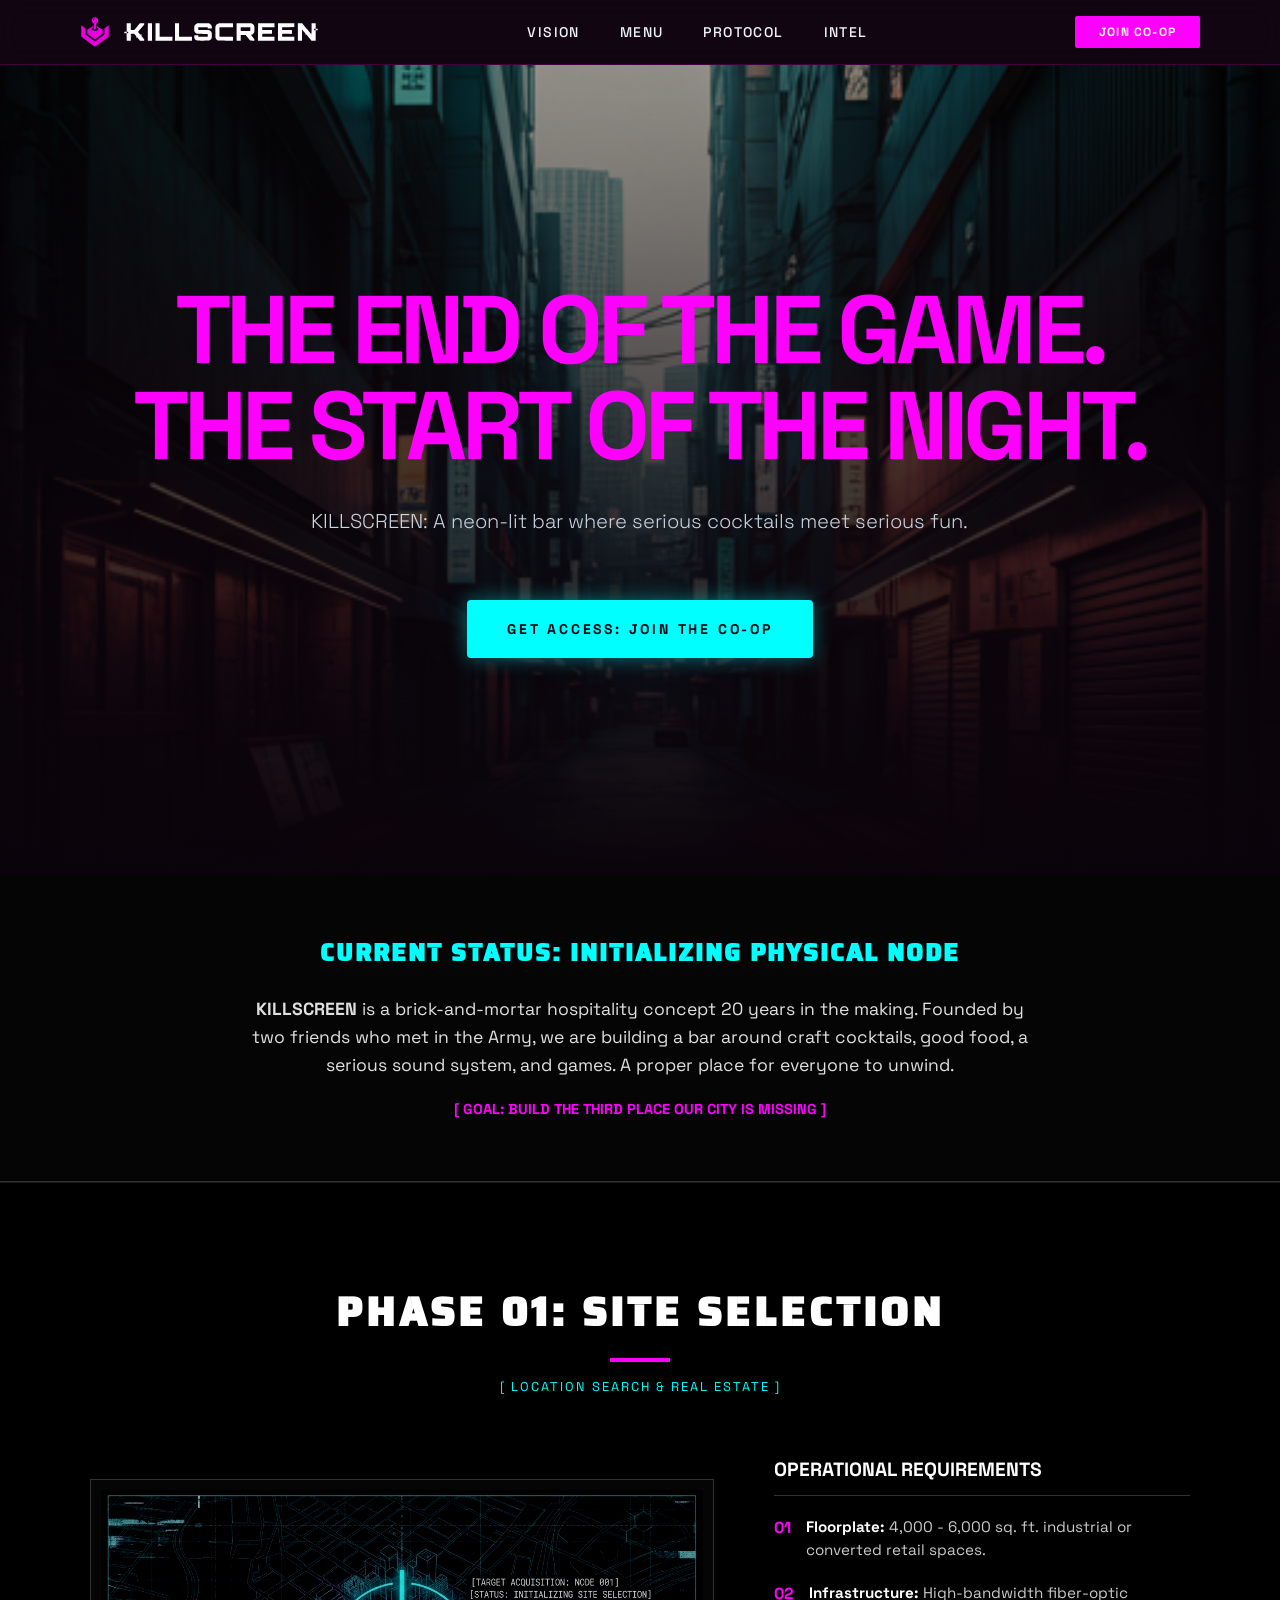
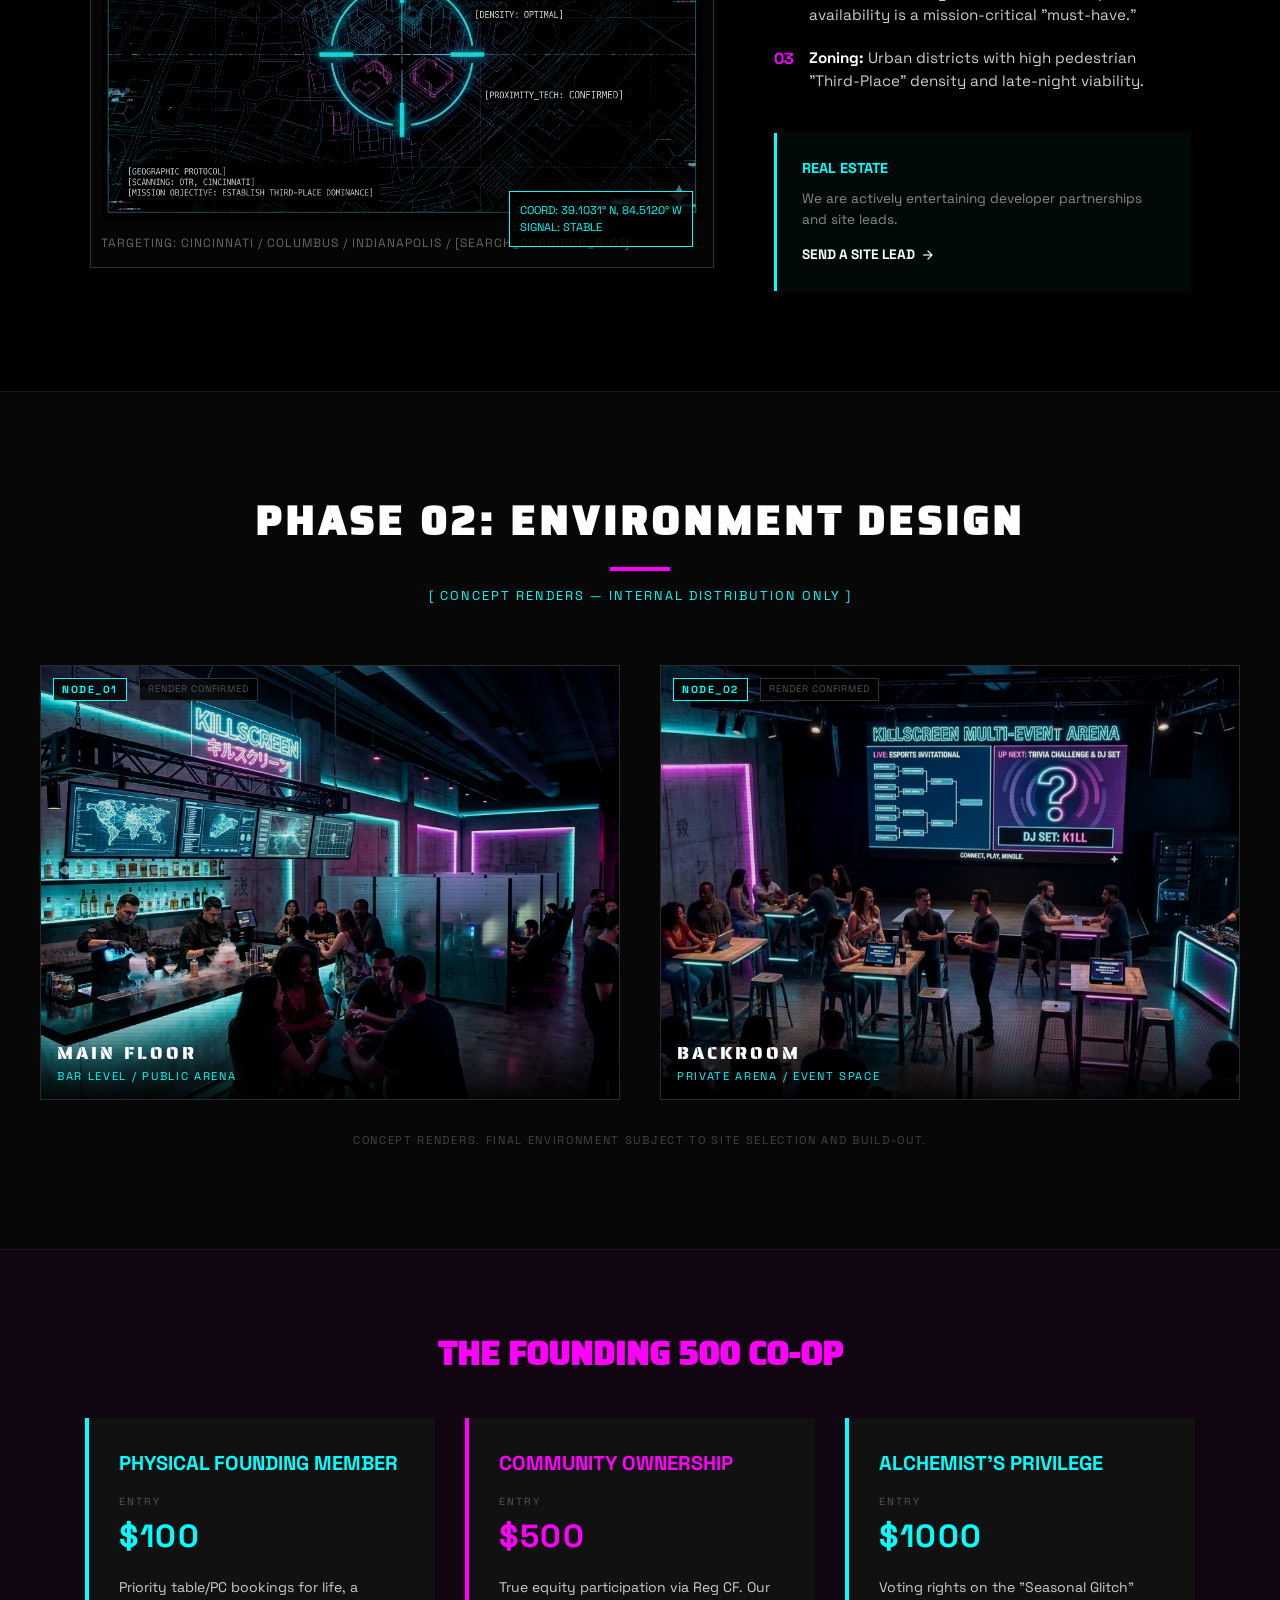
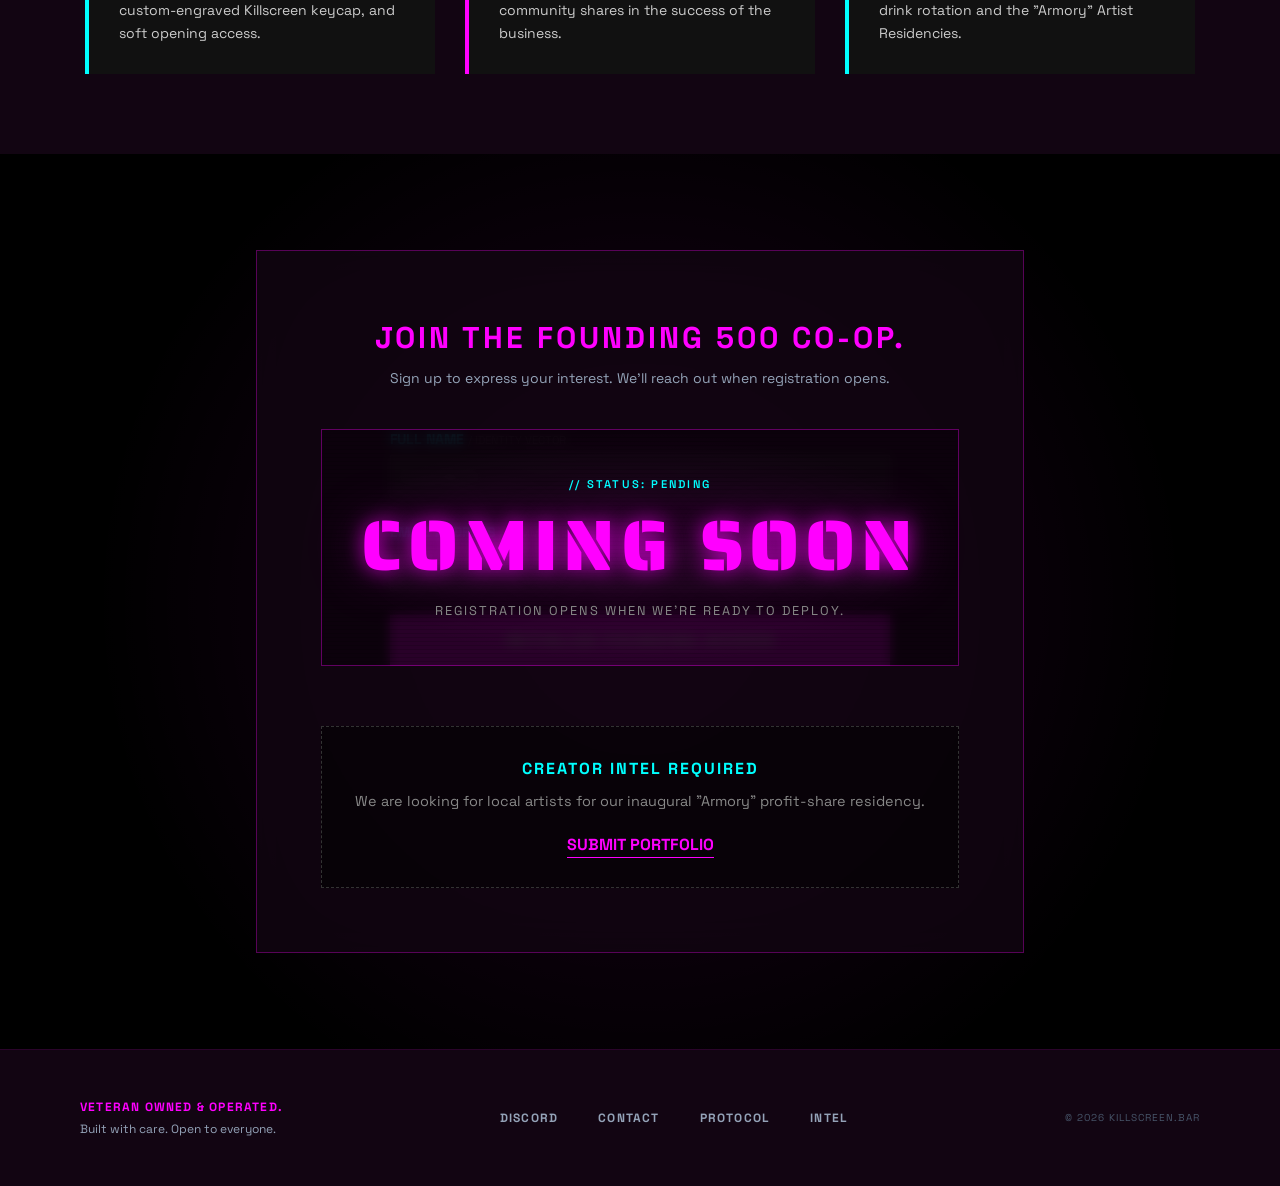
<file: index.html>
<!DOCTYPE html>
<html lang="en">

<head>
    <meta charset="utf-8" />
    <meta content="width=device-width, initial-scale=1.0" name="viewport" />
    <link href="https://fonts.googleapis.com/css2?family=Space+Grotesk:wght@300;400;500;600;700&display=swap"
        rel="stylesheet" />
    <link href="https://fonts.googleapis.com/css2?family=Saira+Stencil+One&display=swap" rel="stylesheet" />
    <link href="https://fonts.googleapis.com/css2?family=Material+Symbols+Outlined:wght,FILL@100..700,0..1&display=swap"
        rel="stylesheet" />
    <link rel="stylesheet" href="style.css" />
    <title>KILLSCREEN | Bar, Food &amp; Good Times</title>
    <meta name="description"
        content="KILLSCREEN is a neon-lit bar built for people who know how to have a good time. Great drinks, great food, great music. Join the Founding 500 Co-op." />
</head>

<body>
    <div class="site-wrapper">

        <!-- Mobile Nav Drawer -->
        <div class="nav-drawer" id="navDrawer" aria-hidden="true">
            <button class="nav-drawer__close" id="navClose" aria-label="Close menu">✕</button>
            <a class="nav-drawer__link" href="index.html#vision">Vision</a>
            <a class="nav-drawer__link" href="menu.html">Menu</a>
            <a class="nav-drawer__link" href="protocol.html">Protocol</a>
            <a class="nav-drawer__link" href="intel.html">Intel</a>
            <a class="nav-drawer__cta" href="#access">JOIN CO-OP</a>
        </div>

        <header class="site-header">
            <div class="brand" onclick="window.location.href='index.html'">
                <img src="logomark.svg" class="brand-logomark" alt="" aria-hidden="true" />
                <img src="wordmark.svg" class="brand-wordmark" alt="KILLSCREEN" />
            </div>
            <nav class="main-nav" aria-label="Primary navigation">
                <a class="nav-link" href="#vision">Vision</a>
                <a class="nav-link" href="menu.html">Menu</a>
                <a class="nav-link" href="protocol.html">Protocol</a>
                <a class="nav-link" href="intel.html">Intel</a>
            </nav>
            <div class="header-actions">
                <button class="btn-join" onclick="window.location.href='#access'">JOIN CO-OP</button>
                <button class="nav-toggle" id="navToggle" aria-label="Open menu" aria-expanded="false">
                    <span></span>
                    <span></span>
                    <span></span>
                </button>
            </div>
        </header>

        <main>
            <section class="hero">
                <div class="hero-background">
                    <div class="hero-gradient"></div>
                    <div class="hero-overlay"></div>
                    <img class="hero-image" src="bg.png" alt="Cyberpunk neon-lit street" />
                </div>
                <div class="hero-content">
                    <h1 class="hero-title">
                        THE END OF THE GAME.<br />THE START OF THE NIGHT.
                    </h1>
                    <p class="hero-subtitle">
                        KILLSCREEN: A neon-lit bar where serious cocktails meet serious fun.
                    </p>
                    <div class="hero-cta">
                        <button class="btn-access" onclick="window.location.href='#access'">GET ACCESS: JOIN THE
                            CO-OP</button>
                    </div>
                </div>
            </section>

            <section id="mission" class="mission">
                <div class="mission-content">
                    <h2 class="mission-title">CURRENT STATUS: INITIALIZING PHYSICAL NODE</h2>
                    <p class="mission-text">
                        <strong>KILLSCREEN</strong> is a brick-and-mortar hospitality concept 20 years in the making.
                        Founded by two friends who met in the Army, we are building a bar around craft cocktails,
                        good food, a serious sound system, and games. A proper place for everyone to unwind.
                    </p>
                    <div class="mission-objective">
                        [ Goal: Build the Third Place Our City Is Missing ]
                    </div>
                </div>
            </section>

            <section id="vision" class="vision-section">
                <div class="vision-inner">

                    <div class="section-header">
                        <h2 class="section-title">PHASE 01: SITE SELECTION</h2>
                        <div class="section-divider"></div>
                        <p class="section-subtitle">[ LOCATION SEARCH &amp; REAL ESTATE ]</p>
                    </div>

                    <div class="vision-grid-layout">

                        <div class="vision-map-frame">
                            <img src="map.jpg" alt="Tactical Map" class="vision-map-img">
                            <div class="vision-map-coords">
                                COORD: 39.1031° N, 84.5120° W<br>
                                SIGNAL: STABLE
                            </div>
                            <div class="vision-map-caption">
                                Targeting: Cincinnati / Columbus / Indianapolis / [SEARCH_CORRIDOR_B-01]
                            </div>
                        </div>

                        <div class="vision-ops">
                            <h3 class="vision-ops-header">OPERATIONAL REQUIREMENTS</h3>

                            <div class="vision-ops-list">
                                <div class="vision-ops-item">
                                    <span class="vision-ops-number">01</span>
                                    <p class="vision-ops-text"><strong>Floorplate:</strong> 4,000 - 6,000 sq. ft.
                                        industrial or converted retail spaces.</p>
                                </div>
                                <div class="vision-ops-item">
                                    <span class="vision-ops-number">02</span>
                                    <p class="vision-ops-text"><strong>Infrastructure:</strong> High-bandwidth
                                        fiber-optic availability is a mission-critical "must-have."</p>
                                </div>
                                <div class="vision-ops-item">
                                    <span class="vision-ops-number">03</span>
                                    <p class="vision-ops-text"><strong>Zoning:</strong> Urban districts with high
                                        pedestrian "Third-Place" density and late-night viability.</p>
                                </div>
                            </div>

                            <div class="vision-recon">
                                <h4 class="vision-recon-title">Real Estate</h4>
                                <p class="vision-recon-text">
                                    We are actively entertaining developer partnerships and site leads.
                                </p>
                                <a href="mailto:admin@killscreen.bar" class="vision-recon-link">
                                    SEND A SITE LEAD <span class="material-symbols-outlined">arrow_forward</span>
                                </a>
                            </div>
                        </div>

                    </div>
                </div>
            </section>

            <section id="renders" class="renders-section">
                <div class="renders-inner">
                    <div class="section-header">
                        <h2 class="section-title">PHASE 02: ENVIRONMENT DESIGN</h2>
                        <div class="section-divider"></div>
                        <p class="section-subtitle">[ CONCEPT RENDERS — INTERNAL DISTRIBUTION ONLY ]</p>
                    </div>
                    <div class="renders-grid">
                        <div class="renders-frame">
                            <div class="renders-scanline"></div>
                            <img src="interior.jpg" alt="Killscreen main floor concept render" class="renders-img" />
                            <div class="renders-hud renders-hud--top">
                                <span class="renders-hud-tag">NODE_01</span>
                                <span class="renders-hud-status">RENDER CONFIRMED</span>
                            </div>
                            <div class="renders-caption">
                                <span class="renders-caption-label">MAIN FLOOR</span>
                                <span class="renders-caption-sub">Bar Level / Public Arena</span>
                            </div>
                        </div>
                        <div class="renders-frame">
                            <div class="renders-scanline"></div>
                            <img src="interior-backroom.jpg" alt="Killscreen backroom concept render"
                                class="renders-img" />
                            <div class="renders-hud renders-hud--top">
                                <span class="renders-hud-tag">NODE_02</span>
                                <span class="renders-hud-status">RENDER CONFIRMED</span>
                            </div>
                            <div class="renders-caption">
                                <span class="renders-caption-label">BACKROOM</span>
                                <span class="renders-caption-sub">Private Arena / Event Space</span>
                            </div>
                        </div>
                    </div>
                    <p class="renders-disclaimer">Concept renders. Final environment subject to site selection and
                        build-out.</p>
                </div>
            </section>

            <section id="equity" class="equity">
                <h2 class="equity-title">THE FOUNDING 500 CO-OP</h2>
                <div class="equity-grid">
                    <div class="equity-card equity-card-cyan">
                        <h4 class="equity-card-title">PHYSICAL FOUNDING MEMBER</h4>
                        <div class="equity-card-price equity-card-price--cyan"><span
                                class="equity-price-label">ENTRY</span> $100</div>
                        <p class="equity-card-desc">Priority table/PC bookings for life, a custom-engraved Killscreen
                            keycap, and soft opening access.</p>
                    </div>
                    <div class="equity-card equity-card-magenta">
                        <h4 class="equity-card-title">COMMUNITY OWNERSHIP</h4>
                        <div class="equity-card-price equity-card-price--magenta"><span
                                class="equity-price-label">ENTRY</span> $500</div>
                        <p class="equity-card-desc">True equity participation via Reg CF. Our community shares in the
                            success of the business.</p>
                    </div>
                    <div class="equity-card equity-card-cyan">
                        <h4 class="equity-card-title">ALCHEMIST'S PRIVILEGE</h4>
                        <div class="equity-card-price equity-card-price--cyan"><span
                                class="equity-price-label">ENTRY</span> $1000</div>
                        <p class="equity-card-desc">Voting rights on the "Seasonal Glitch" drink rotation and the
                            "Armory" Artist Residencies.</p>
                    </div>
                </div>
            </section>

            <section class="access" id="access">
                <div class="access-bg"></div>
                <div class="access-container">
                    <div class="access-header">
                        <h2 class="access-title">JOIN THE FOUNDING 500 CO-OP.</h2>
                        <p class="access-subtitle">Sign up to express your interest. We'll reach out when registration
                            opens.</p>
                    </div>
                    <div class="form-coming-soon-wrap">
                        <form action="https://formspree.io/f/xdkkvpdb" method="POST">
                            <div class="form-wrapper">
                                <div class="form-group">
                                    <label class="form-label">FULL NAME <span class="form-label-sub">/ IDENTITY
                                            VECTOR</span></label>
                                    <input type="text" name="name" placeholder="Enter Name" class="form-input">
                                </div>
                                <div class="form-group">
                                    <label class="form-label">EMAIL ADDRESS <span class="form-label-sub">/ COMMS
                                            PROTOCOL</span></label>
                                    <input type="email" name="email" placeholder="email@protocol.com"
                                        class="form-input">
                                </div>
                                <button type="submit" class="btn-submit">INITIALIZE FOUNDING ACCESS</button>
                            </div>
                        </form>
                        <div class="form-coming-soon-overlay" aria-hidden="true">
                            <div class="form-coming-soon-content">
                                <div class="form-coming-soon-tag">// STATUS: PENDING</div>
                                <div class="form-coming-soon-label">COMING SOON</div>
                                <div class="form-coming-soon-sub">Registration opens when we're ready to deploy.</div>
                            </div>
                        </div>
                    </div>

                    <div class="access-artist-callout">
                        <h4>Creator Intel Required</h4>
                        <p>We are looking for local artists for our inaugural "Armory" profit-share residency.</p>
                        <a href="mailto:art@killscreen.bar" class="access-artist-link">SUBMIT PORTFOLIO</a>
                    </div>
                </div>
            </section>
        </main>

        <footer class="site-footer">
            <div class="max-w-7xl footer-layout">
                <div class="footer-info">
                    <p class="footer-owner">Veteran Owned &amp; Operated.</p>
                    <p class="footer-tagline">Built with care. Open to everyone.</p>
                </div>
                <div class="footer-links">
                    <a class="footer-link" href="#">Discord</a>
                    <a class="footer-link" href="mailto:admin@killscreen.bar">Contact</a>
                    <a class="footer-link" href="protocol.html">Protocol</a>
                    <a class="footer-link" href="intel.html">Intel</a>
                </div>
                <div class="footer-copyright">
                    © 2026 KILLSCREEN.BAR
                </div>
            </div>
        </footer>
    </div>

    <script>
        const toggle = document.getElementById('navToggle');
        const drawer = document.getElementById('navDrawer');
        const close = document.getElementById('navClose');

        function openDrawer() {
            drawer.classList.add('is-open');
            toggle.classList.add('is-open');
            toggle.setAttribute('aria-expanded', 'true');
            drawer.setAttribute('aria-hidden', 'false');
            document.body.style.overflow = 'hidden';
        }

        function closeDrawer() {
            drawer.classList.remove('is-open');
            toggle.classList.remove('is-open');
            toggle.setAttribute('aria-expanded', 'false');
            drawer.setAttribute('aria-hidden', 'true');
            document.body.style.overflow = '';
        }

        toggle.addEventListener('click', () => {
            drawer.classList.contains('is-open') ? closeDrawer() : openDrawer();
        });

        close.addEventListener('click', closeDrawer);

        // Close on any drawer link click
        drawer.querySelectorAll('a').forEach(link => {
            link.addEventListener('click', closeDrawer);
        });

        // Close on Escape
        document.addEventListener('keydown', e => {
            if (e.key === 'Escape') closeDrawer();
        });
    </script>
</body>

</html>
</file>
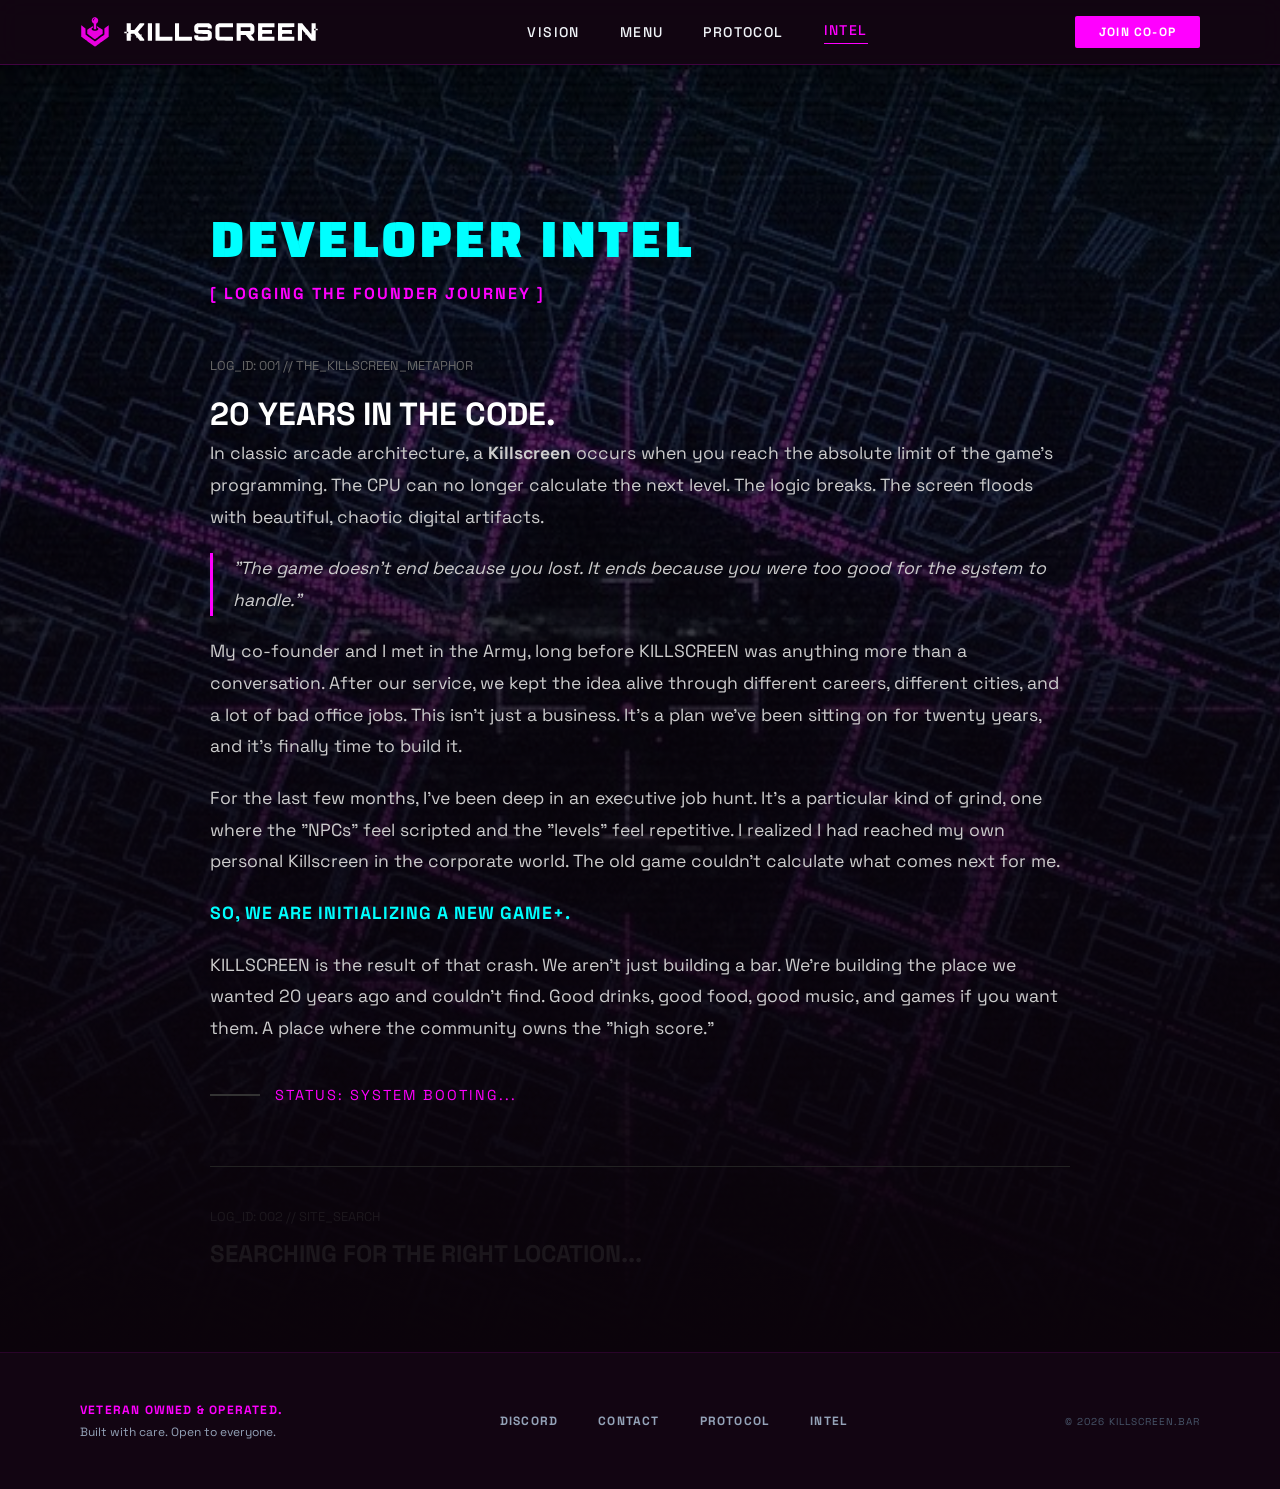
<file: intel.html>
<!DOCTYPE html>
<html lang="en">

<head>
    <meta charset="utf-8" />
    <meta content="width=device-width, initial-scale=1.0" name="viewport" />
    <link href="https://fonts.googleapis.com/css2?family=Space+Grotesk:wght@300;400;500;600;700&display=swap"
        rel="stylesheet" />
    <link href="https://fonts.googleapis.com/css2?family=Saira+Stencil+One&display=swap" rel="stylesheet" />
    <link href="https://fonts.googleapis.com/css2?family=Material+Symbols+Outlined:wght,FILL@100..700,0..1&display=swap"
        rel="stylesheet" />
    <link rel="stylesheet" href="style.css" />
    <title>Intel | KILLSCREEN</title>
    <meta name="description"
        content="The KILLSCREEN story: logging the founder journey from first idea to opening night." />
</head>

<body>
    <div class="site-wrapper">

        <!-- Mobile Nav Drawer -->
        <div class="nav-drawer" id="navDrawer" aria-hidden="true">
            <button class="nav-drawer__close" id="navClose" aria-label="Close menu">✕</button>
            <a class="nav-drawer__link" href="index.html#vision">Vision</a>
            <a class="nav-drawer__link" href="menu.html">Menu</a>
            <a class="nav-drawer__link" href="protocol.html">Protocol</a>
            <a class="nav-drawer__link nav-drawer__link--active" href="intel.html">Intel</a>
            <a class="nav-drawer__cta" href="index.html#access">JOIN CO-OP</a>
        </div>

        <header class="site-header">
            <div class="brand" onclick="window.location.href='index.html'">
                <img src="logomark.svg" class="brand-logomark" alt="" aria-hidden="true" />
                <img src="wordmark.svg" class="brand-wordmark" alt="KILLSCREEN" />
            </div>
            <nav class="main-nav" aria-label="Primary navigation">
                <a class="nav-link" href="index.html#vision">Vision</a>
                <a class="nav-link" href="menu.html">Menu</a>
                <a class="nav-link" href="protocol.html">Protocol</a>
                <a class="nav-link nav-link--active" href="intel.html">Intel</a>
            </nav>
            <div class="header-actions">
                <button class="btn-join" onclick="window.location.href='index.html#access'">JOIN CO-OP</button>
                <button class="nav-toggle" id="navToggle" aria-label="Open menu" aria-expanded="false">
                    <span></span>
                    <span></span>
                    <span></span>
                </button>
            </div>
        </header>

        <div class="hero hero--subpage">
            <div class="hero-background">
                <div class="hero-gradient"></div>
                <div class="hero-overlay"></div>
                <img class="hero-image" src="intel.jpg" alt="Intel Background" />
            </div>

            <main class="page-main">
                <h1 class="subpage-h1 subpage-h1--cyan">DEVELOPER INTEL</h1>
                <p class="subpage-intro subpage-intro--magenta">[ LOGGING THE FOUNDER JOURNEY ]</p>

                <article class="intel-article">
                    <div class="intel-article-id">LOG_ID: 001 // THE_KILLSCREEN_METAPHOR</div>
                    <h2>20 Years in the Code.</h2>

                    <div class="intel-article-body">
                        <p>
                            In classic arcade architecture, a <strong>Killscreen</strong> occurs when you reach the
                            absolute limit of the game's programming. The CPU can no longer calculate the next level.
                            The logic
                            breaks. The screen floods with beautiful, chaotic digital artifacts.
                        </p>

                        <p class="intel-article-blockquote">
                            "The game doesn't end because you lost. It ends because you were too good for the system to
                            handle."
                        </p>

                        <p>
                            My co-founder and I met in the Army, long before KILLSCREEN was anything more than a
                            conversation. After our service, we kept the idea alive through different careers, different
                            cities, and a lot of bad office jobs. This isn't just a business. It's a plan we've been
                            sitting on for twenty years, and it's finally time to build it.
                        </p>

                        <p>
                            For the last few months, I've been deep in an executive job hunt. It's a particular
                            kind of grind, one where the "NPCs" feel scripted and the "levels" feel repetitive.
                            I realized I had reached my own personal Killscreen in the corporate world.
                            The old game couldn't calculate what comes next for me.
                        </p>

                        <p class="intel-article-highlight">
                            So, we are initializing a New Game+.
                        </p>

                        <p>
                            KILLSCREEN is the result of that crash. We aren't just building a bar. We're building
                            the place we wanted 20 years ago and couldn't find. Good drinks, good food, good music,
                            and games if you want them. A place where the community owns the "high score."
                        </p>
                    </div>

                    <div class="intel-article-status">
                        <div class="intel-article-status-line"></div>
                        <span class="intel-article-status-text">STATUS: SYSTEM BOOTING...</span>
                    </div>
                </article>

                <article class="intel-article-pending">
                    <div class="intel-article-pending-id">LOG_ID: 002 // SITE_SEARCH</div>
                    <h2 class="intel-article-pending-title">SEARCHING FOR THE RIGHT LOCATION...</h2>
                </article>
            </main>
        </div>

        <footer class="site-footer">
            <div class="max-w-7xl footer-layout">
                <div class="footer-info">
                    <p class="footer-owner">Veteran Owned &amp; Operated.</p>
                    <p class="footer-tagline">Built with care. Open to everyone.</p>
                </div>
                <div class="footer-links">
                    <a class="footer-link" href="#">Discord</a>
                    <a class="footer-link" href="mailto:admin@killscreen.bar">Contact</a>
                    <a class="footer-link" href="protocol.html">Protocol</a>
                    <a class="footer-link" href="intel.html">Intel</a>
                </div>
                <div class="footer-copyright">
                    © 2026 KILLSCREEN.BAR
                </div>
            </div>
        </footer>
    </div>

    <script>
        const toggle = document.getElementById('navToggle');
        const drawer = document.getElementById('navDrawer');
        const close = document.getElementById('navClose');

        function openDrawer() {
            drawer.classList.add('is-open');
            toggle.classList.add('is-open');
            toggle.setAttribute('aria-expanded', 'true');
            drawer.setAttribute('aria-hidden', 'false');
            document.body.style.overflow = 'hidden';
        }

        function closeDrawer() {
            drawer.classList.remove('is-open');
            toggle.classList.remove('is-open');
            toggle.setAttribute('aria-expanded', 'false');
            drawer.setAttribute('aria-hidden', 'true');
            document.body.style.overflow = '';
        }

        toggle.addEventListener('click', () => {
            drawer.classList.contains('is-open') ? closeDrawer() : openDrawer();
        });

        close.addEventListener('click', closeDrawer);
        drawer.querySelectorAll('a').forEach(link => link.addEventListener('click', closeDrawer));
        document.addEventListener('keydown', e => { if (e.key === 'Escape') closeDrawer(); });
    </script>
</body>

</html>
</file>
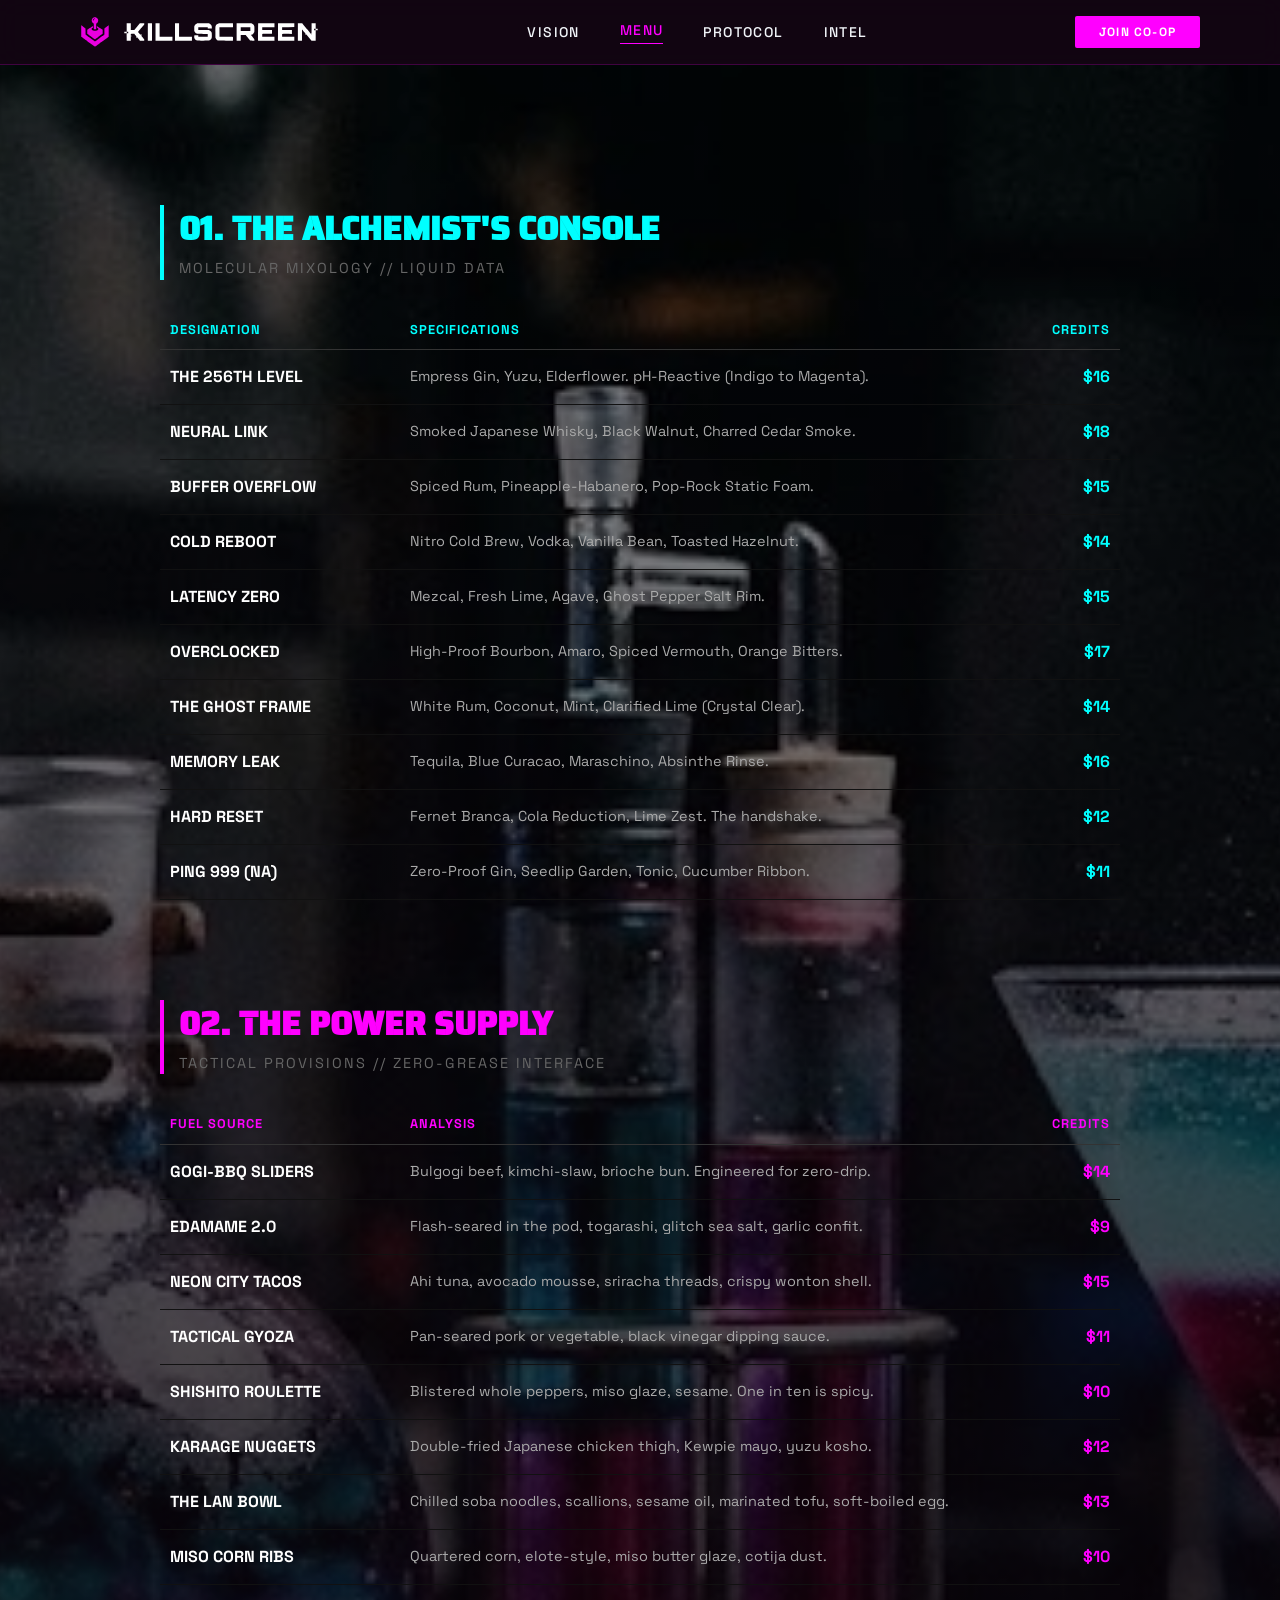
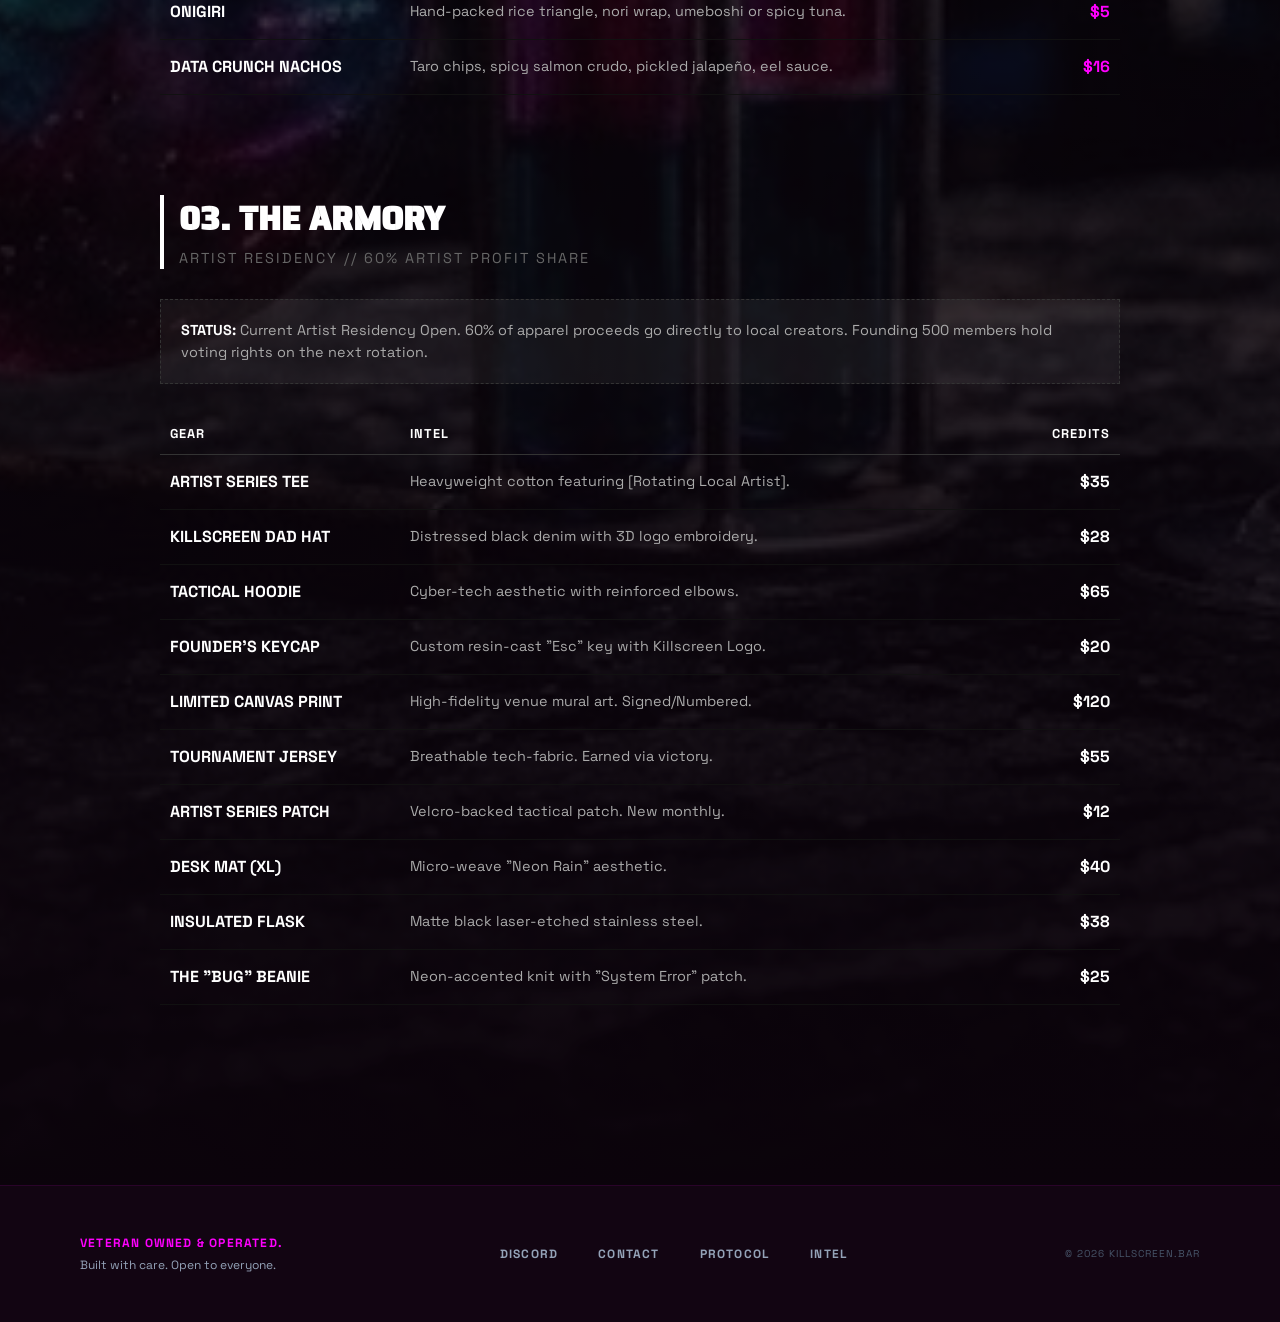
<file: menu.html>
<!DOCTYPE html>
<html lang="en">

<head>
    <meta charset="utf-8" />
    <meta content="width=device-width, initial-scale=1.0" name="viewport" />
    <link href="https://fonts.googleapis.com/css2?family=Space+Grotesk:wght@300;400;500;600;700&display=swap"
        rel="stylesheet" />
    <link href="https://fonts.googleapis.com/css2?family=Saira+Stencil+One&display=swap" rel="stylesheet" />
    <link href="https://fonts.googleapis.com/css2?family=Material+Symbols+Outlined:wght,FILL@100..700,0..1&display=swap"
        rel="stylesheet" />
    <link rel="stylesheet" href="style.css" />
    <title>Menu | KILLSCREEN</title>
    <meta name="description" content="The KILLSCREEN menu: cocktails, food, and artist-series merch." />
</head>

<body>
    <div class="site-wrapper">

        <!-- Mobile Nav Drawer -->
        <div class="nav-drawer" id="navDrawer" aria-hidden="true">
            <button class="nav-drawer__close" id="navClose" aria-label="Close menu">✕</button>
            <a class="nav-drawer__link" href="index.html#vision">Vision</a>
            <a class="nav-drawer__link nav-drawer__link--active" href="menu.html">Menu</a>
            <a class="nav-drawer__link" href="protocol.html">Protocol</a>
            <a class="nav-drawer__link" href="intel.html">Intel</a>
            <a class="nav-drawer__cta" href="index.html#access">JOIN CO-OP</a>
        </div>

        <header class="site-header">
            <div class="brand" onclick="window.location.href='index.html'">
                <img src="logomark.svg" class="brand-logomark" alt="" aria-hidden="true" />
                <img src="wordmark.svg" class="brand-wordmark" alt="KILLSCREEN" />
            </div>
            <nav class="main-nav" aria-label="Primary navigation">
                <a class="nav-link" href="index.html#vision">Vision</a>
                <a class="nav-link nav-link--active" href="menu.html">Menu</a>
                <a class="nav-link" href="protocol.html">Protocol</a>
                <a class="nav-link" href="intel.html">Intel</a>
            </nav>
            <div class="header-actions">
                <button class="btn-join" onclick="window.location.href='index.html#access'">JOIN CO-OP</button>
                <button class="nav-toggle" id="navToggle" aria-label="Open menu" aria-expanded="false">
                    <span></span>
                    <span></span>
                    <span></span>
                </button>
            </div>
        </header>

        <div class="hero hero--subpage">
            <div class="hero-background">
                <div class="hero-gradient"></div>
                <div class="hero-overlay"></div>
                <img class="hero-image" src="menu.jpg" alt="Menu Background" />
            </div>

            <main class="page-main page-main--wide">

                <!-- 01. Drinks -->
                <section id="drinks" class="menu-section">
                    <div class="menu-section-header menu-section-header--cyan">
                        <h2 class="menu-section-title menu-section-title--cyan">01. THE ALCHEMIST'S CONSOLE</h2>
                        <p class="menu-section-subtitle">Molecular Mixology // Liquid Data</p>
                    </div>

                    <table class="menu-table">
                        <thead>
                            <tr class="menu-thead-row menu-thead-row--cyan">
                                <th class="menu-th">DESIGNATION</th>
                                <th class="menu-th">SPECIFICATIONS</th>
                                <th class="menu-th menu-th--right">CREDITS</th>
                            </tr>
                        </thead>
                        <tbody>
                            <tr class="menu-tr">
                                <td class="menu-td-name">THE 256TH LEVEL</td>
                                <td class="menu-td-desc">Empress Gin, Yuzu, Elderflower. pH-Reactive (Indigo to
                                    Magenta).</td>
                                <td class="menu-td-price menu-td-price--cyan">$16</td>
                            </tr>
                            <tr class="menu-tr">
                                <td class="menu-td-name">NEURAL LINK</td>
                                <td class="menu-td-desc">Smoked Japanese Whisky, Black Walnut, Charred Cedar Smoke.</td>
                                <td class="menu-td-price menu-td-price--cyan">$18</td>
                            </tr>
                            <tr class="menu-tr">
                                <td class="menu-td-name">BUFFER OVERFLOW</td>
                                <td class="menu-td-desc">Spiced Rum, Pineapple-Habanero, Pop-Rock Static Foam.</td>
                                <td class="menu-td-price menu-td-price--cyan">$15</td>
                            </tr>
                            <tr class="menu-tr">
                                <td class="menu-td-name">COLD REBOOT</td>
                                <td class="menu-td-desc">Nitro Cold Brew, Vodka, Vanilla Bean, Toasted Hazelnut.</td>
                                <td class="menu-td-price menu-td-price--cyan">$14</td>
                            </tr>
                            <tr class="menu-tr">
                                <td class="menu-td-name">LATENCY ZERO</td>
                                <td class="menu-td-desc">Mezcal, Fresh Lime, Agave, Ghost Pepper Salt Rim.</td>
                                <td class="menu-td-price menu-td-price--cyan">$15</td>
                            </tr>
                            <tr class="menu-tr">
                                <td class="menu-td-name">OVERCLOCKED</td>
                                <td class="menu-td-desc">High-Proof Bourbon, Amaro, Spiced Vermouth, Orange Bitters.
                                </td>
                                <td class="menu-td-price menu-td-price--cyan">$17</td>
                            </tr>
                            <tr class="menu-tr">
                                <td class="menu-td-name">THE GHOST FRAME</td>
                                <td class="menu-td-desc">White Rum, Coconut, Mint, Clarified Lime (Crystal Clear).</td>
                                <td class="menu-td-price menu-td-price--cyan">$14</td>
                            </tr>
                            <tr class="menu-tr">
                                <td class="menu-td-name">MEMORY LEAK</td>
                                <td class="menu-td-desc">Tequila, Blue Curacao, Maraschino, Absinthe Rinse.</td>
                                <td class="menu-td-price menu-td-price--cyan">$16</td>
                            </tr>
                            <tr class="menu-tr">
                                <td class="menu-td-name">HARD RESET</td>
                                <td class="menu-td-desc">Fernet Branca, Cola Reduction, Lime Zest. The handshake.</td>
                                <td class="menu-td-price menu-td-price--cyan">$12</td>
                            </tr>
                            <tr class="menu-tr">
                                <td class="menu-td-name">PING 999 (NA)</td>
                                <td class="menu-td-desc">Zero-Proof Gin, Seedlip Garden, Tonic, Cucumber Ribbon.</td>
                                <td class="menu-td-price menu-td-price--cyan">$11</td>
                            </tr>
                        </tbody>
                    </table>
                </section>

                <!-- 02. Food -->
                <section id="food" class="menu-section">
                    <div class="menu-section-header menu-section-header--magenta">
                        <h2 class="menu-section-title menu-section-title--magenta">02. THE POWER SUPPLY</h2>
                        <p class="menu-section-subtitle">Tactical Provisions // Zero-Grease Interface</p>
                    </div>

                    <table class="menu-table">
                        <thead>
                            <tr class="menu-thead-row menu-thead-row--magenta">
                                <th class="menu-th">FUEL SOURCE</th>
                                <th class="menu-th">ANALYSIS</th>
                                <th class="menu-th menu-th--right">CREDITS</th>
                            </tr>
                        </thead>
                        <tbody>
                            <tr class="menu-tr">
                                <td class="menu-td-name">GOGI-BBQ SLIDERS</td>
                                <td class="menu-td-desc">Bulgogi beef, kimchi-slaw, brioche bun. Engineered for
                                    zero-drip.</td>
                                <td class="menu-td-price menu-td-price--magenta">$14</td>
                            </tr>
                            <tr class="menu-tr">
                                <td class="menu-td-name">EDAMAME 2.0</td>
                                <td class="menu-td-desc">Flash-seared in the pod, togarashi, glitch sea salt, garlic
                                    confit.</td>
                                <td class="menu-td-price menu-td-price--magenta">$9</td>
                            </tr>
                            <tr class="menu-tr">
                                <td class="menu-td-name">NEON CITY TACOS</td>
                                <td class="menu-td-desc">Ahi tuna, avocado mousse, sriracha threads, crispy wonton
                                    shell.</td>
                                <td class="menu-td-price menu-td-price--magenta">$15</td>
                            </tr>
                            <tr class="menu-tr">
                                <td class="menu-td-name">TACTICAL GYOZA</td>
                                <td class="menu-td-desc">Pan-seared pork or vegetable, black vinegar dipping sauce.</td>
                                <td class="menu-td-price menu-td-price--magenta">$11</td>
                            </tr>
                            <tr class="menu-tr">
                                <td class="menu-td-name">SHISHITO ROULETTE</td>
                                <td class="menu-td-desc">Blistered whole peppers, miso glaze, sesame. One in ten is
                                    spicy.</td>
                                <td class="menu-td-price menu-td-price--magenta">$10</td>
                            </tr>
                            <tr class="menu-tr">
                                <td class="menu-td-name">KARAAGE NUGGETS</td>
                                <td class="menu-td-desc">Double-fried Japanese chicken thigh, Kewpie mayo, yuzu kosho.
                                </td>
                                <td class="menu-td-price menu-td-price--magenta">$12</td>
                            </tr>
                            <tr class="menu-tr">
                                <td class="menu-td-name">THE LAN BOWL</td>
                                <td class="menu-td-desc">Chilled soba noodles, scallions, sesame oil, marinated tofu,
                                    soft-boiled egg.</td>
                                <td class="menu-td-price menu-td-price--magenta">$13</td>
                            </tr>
                            <tr class="menu-tr">
                                <td class="menu-td-name">MISO CORN RIBS</td>
                                <td class="menu-td-desc">Quartered corn, elote-style, miso butter glaze, cotija dust.
                                </td>
                                <td class="menu-td-price menu-td-price--magenta">$10</td>
                            </tr>
                            <tr class="menu-tr">
                                <td class="menu-td-name">ONIGIRI</td>
                                <td class="menu-td-desc">Hand-packed rice triangle, nori wrap, umeboshi or spicy tuna.
                                </td>
                                <td class="menu-td-price menu-td-price--magenta">$5</td>
                            </tr>
                            <tr class="menu-tr">
                                <td class="menu-td-name">DATA CRUNCH NACHOS</td>
                                <td class="menu-td-desc">Taro chips, spicy salmon crudo, pickled jalapeño, eel sauce.
                                </td>
                                <td class="menu-td-price menu-td-price--magenta">$16</td>
                            </tr>
                        </tbody>
                    </table>
                </section>

                <!-- 03. Merch -->
                <section id="merch" class="menu-section">
                    <div class="menu-section-header menu-section-header--white">
                        <h2 class="menu-section-title menu-section-title--white">03. THE ARMORY</h2>
                        <p class="menu-section-subtitle">Artist Residency // 60% Artist Profit Share</p>
                    </div>

                    <div class="armory-status">
                        <strong>STATUS:</strong> Current Artist Residency Open. 60% of apparel
                        proceeds go directly to local creators. Founding 500 members hold voting rights on the next
                        rotation.
                    </div>

                    <table class="menu-table">
                        <thead>
                            <tr class="menu-thead-row menu-thead-row--white">
                                <th class="menu-th">GEAR</th>
                                <th class="menu-th">INTEL</th>
                                <th class="menu-th menu-th--right">CREDITS</th>
                            </tr>
                        </thead>
                        <tbody>
                            <tr class="menu-tr">
                                <td class="menu-td-name">ARTIST SERIES TEE</td>
                                <td class="menu-td-desc">Heavyweight cotton featuring [Rotating Local Artist].</td>
                                <td class="menu-td-price menu-td-price--white">$35</td>
                            </tr>
                            <tr class="menu-tr">
                                <td class="menu-td-name">KILLSCREEN DAD HAT</td>
                                <td class="menu-td-desc">Distressed black denim with 3D logo embroidery.</td>
                                <td class="menu-td-price menu-td-price--white">$28</td>
                            </tr>
                            <tr class="menu-tr">
                                <td class="menu-td-name">TACTICAL HOODIE</td>
                                <td class="menu-td-desc">Cyber-tech aesthetic with reinforced elbows.</td>
                                <td class="menu-td-price menu-td-price--white">$65</td>
                            </tr>
                            <tr class="menu-tr">
                                <td class="menu-td-name">FOUNDER'S KEYCAP</td>
                                <td class="menu-td-desc">Custom resin-cast "Esc" key with Killscreen Logo.</td>
                                <td class="menu-td-price menu-td-price--white">$20</td>
                            </tr>
                            <tr class="menu-tr">
                                <td class="menu-td-name">LIMITED CANVAS PRINT</td>
                                <td class="menu-td-desc">High-fidelity venue mural art. Signed/Numbered.</td>
                                <td class="menu-td-price menu-td-price--white">$120</td>
                            </tr>
                            <tr class="menu-tr">
                                <td class="menu-td-name">TOURNAMENT JERSEY</td>
                                <td class="menu-td-desc">Breathable tech-fabric. Earned via victory.</td>
                                <td class="menu-td-price menu-td-price--white">$55</td>
                            </tr>
                            <tr class="menu-tr">
                                <td class="menu-td-name">ARTIST SERIES PATCH</td>
                                <td class="menu-td-desc">Velcro-backed tactical patch. New monthly.</td>
                                <td class="menu-td-price menu-td-price--white">$12</td>
                            </tr>
                            <tr class="menu-tr">
                                <td class="menu-td-name">DESK MAT (XL)</td>
                                <td class="menu-td-desc">Micro-weave "Neon Rain" aesthetic.</td>
                                <td class="menu-td-price menu-td-price--white">$40</td>
                            </tr>
                            <tr class="menu-tr">
                                <td class="menu-td-name">INSULATED FLASK</td>
                                <td class="menu-td-desc">Matte black laser-etched stainless steel.</td>
                                <td class="menu-td-price menu-td-price--white">$38</td>
                            </tr>
                            <tr class="menu-tr">
                                <td class="menu-td-name">THE "BUG" BEANIE</td>
                                <td class="menu-td-desc">Neon-accented knit with "System Error" patch.</td>
                                <td class="menu-td-price menu-td-price--white">$25</td>
                            </tr>
                        </tbody>
                    </table>
                </section>
            </main>
        </div>

        <footer class="site-footer">
            <div class="max-w-7xl footer-layout">
                <div class="footer-info">
                    <p class="footer-owner">Veteran Owned &amp; Operated.</p>
                    <p class="footer-tagline">Built with care. Open to everyone.</p>
                </div>
                <div class="footer-links">
                    <a class="footer-link" href="#">Discord</a>
                    <a class="footer-link" href="mailto:admin@killscreen.bar">Contact</a>
                    <a class="footer-link" href="protocol.html">Protocol</a>
                    <a class="footer-link" href="intel.html">Intel</a>
                </div>
                <div class="footer-copyright">
                    © 2026 KILLSCREEN.BAR
                </div>
            </div>
        </footer>
    </div>

    <script>
        const toggle = document.getElementById('navToggle');
        const drawer = document.getElementById('navDrawer');
        const close = document.getElementById('navClose');

        function openDrawer() {
            drawer.classList.add('is-open');
            toggle.classList.add('is-open');
            toggle.setAttribute('aria-expanded', 'true');
            drawer.setAttribute('aria-hidden', 'false');
            document.body.style.overflow = 'hidden';
        }

        function closeDrawer() {
            drawer.classList.remove('is-open');
            toggle.classList.remove('is-open');
            toggle.setAttribute('aria-expanded', 'false');
            drawer.setAttribute('aria-hidden', 'true');
            document.body.style.overflow = '';
        }

        toggle.addEventListener('click', () => {
            drawer.classList.contains('is-open') ? closeDrawer() : openDrawer();
        });

        close.addEventListener('click', closeDrawer);
        drawer.querySelectorAll('a').forEach(link => link.addEventListener('click', closeDrawer));
        document.addEventListener('keydown', e => { if (e.key === 'Escape') closeDrawer(); });
    </script>
</body>

</html>
</file>
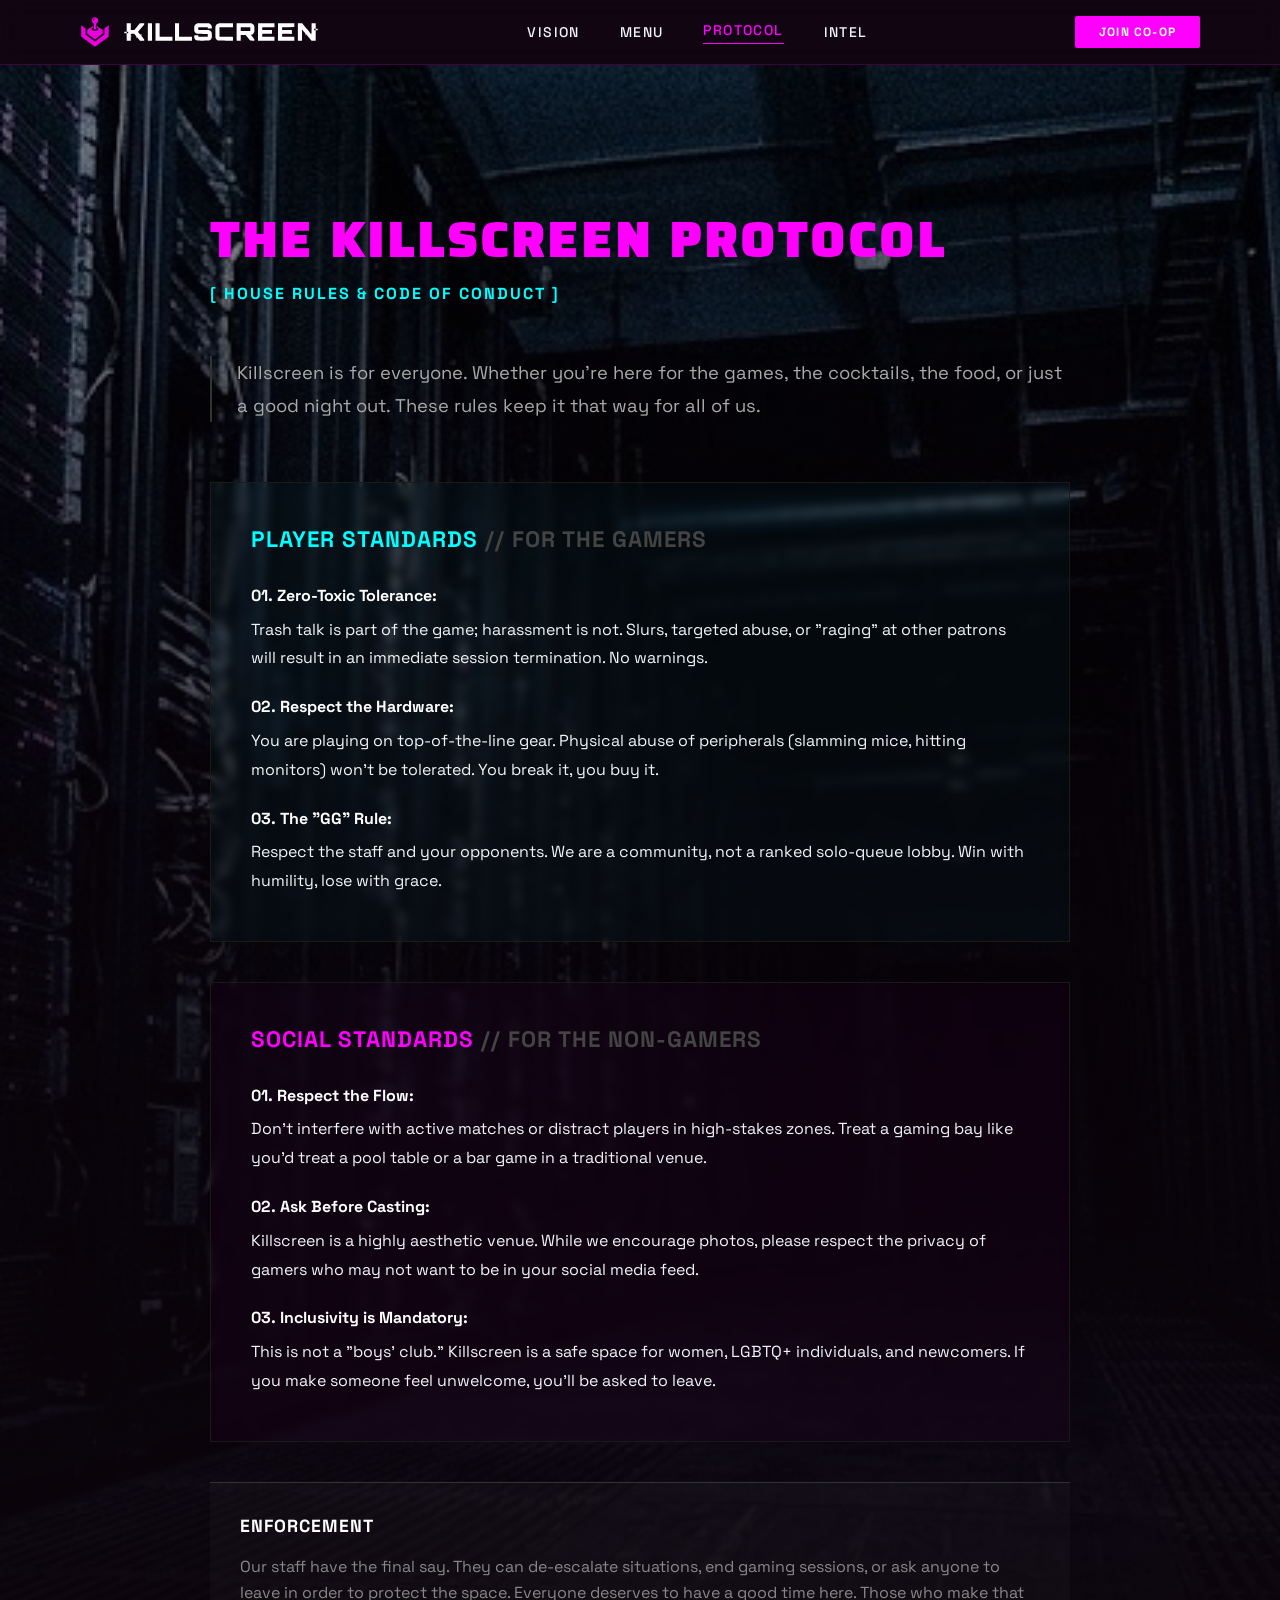
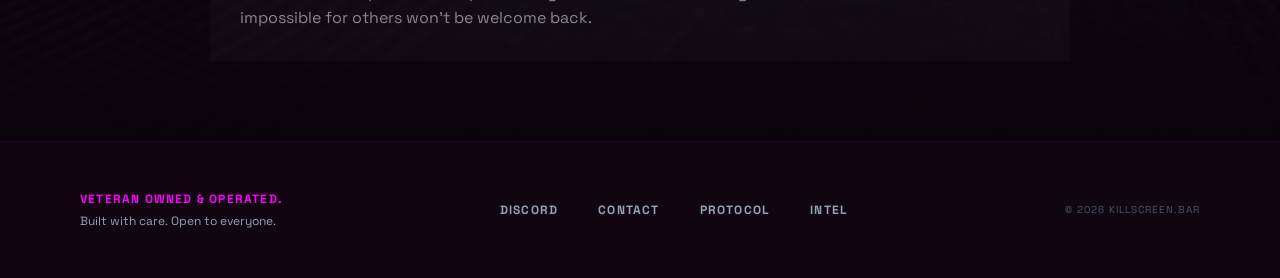
<file: protocol.html>
<!DOCTYPE html>
<html lang="en">

<head>
    <meta charset="utf-8" />
    <meta content="width=device-width, initial-scale=1.0" name="viewport" />
    <link href="https://fonts.googleapis.com/css2?family=Space+Grotesk:wght@300;400;500;600;700&display=swap"
        rel="stylesheet" />
    <link href="https://fonts.googleapis.com/css2?family=Saira+Stencil+One&display=swap" rel="stylesheet" />
    <link href="https://fonts.googleapis.com/css2?family=Material+Symbols+Outlined:wght,FILL@100..700,0..1&display=swap"
        rel="stylesheet" />
    <link rel="stylesheet" href="style.css" />
    <title>Protocol | KILLSCREEN</title>
    <meta name="description"
        content="The KILLSCREEN Protocol: house rules and code of conduct for everyone who walks through the door." />
</head>

<body>
    <div class="site-wrapper">

        <!-- Mobile Nav Drawer -->
        <div class="nav-drawer" id="navDrawer" aria-hidden="true">
            <button class="nav-drawer__close" id="navClose" aria-label="Close menu">✕</button>
            <a class="nav-drawer__link" href="index.html#vision">Vision</a>
            <a class="nav-drawer__link" href="menu.html">Menu</a>
            <a class="nav-drawer__link nav-drawer__link--active" href="protocol.html">Protocol</a>
            <a class="nav-drawer__link" href="intel.html">Intel</a>
            <a class="nav-drawer__cta" href="index.html#access">JOIN CO-OP</a>
        </div>

        <header class="site-header">
            <div class="brand" onclick="window.location.href='index.html'">
                <img src="logomark.svg" class="brand-logomark" alt="" aria-hidden="true" />
                <img src="wordmark.svg" class="brand-wordmark" alt="KILLSCREEN" />
            </div>
            <nav class="main-nav" aria-label="Primary navigation">
                <a class="nav-link" href="index.html#vision">Vision</a>
                <a class="nav-link" href="menu.html">Menu</a>
                <a class="nav-link nav-link--active" href="protocol.html">Protocol</a>
                <a class="nav-link" href="intel.html">Intel</a>
            </nav>
            <div class="header-actions">
                <button class="btn-join" onclick="window.location.href='index.html#access'">JOIN CO-OP</button>
                <button class="nav-toggle" id="navToggle" aria-label="Open menu" aria-expanded="false">
                    <span></span>
                    <span></span>
                    <span></span>
                </button>
            </div>
        </header>

        <div class="hero hero--subpage">
            <div class="hero-background">
                <div class="hero-gradient"></div>
                <div class="hero-overlay"></div>
                <img class="hero-image" src="protocol.jpg" alt="Protocol Background" />
            </div>

            <main class="page-main">
                <h1 class="subpage-h1 subpage-h1--magenta">THE KILLSCREEN PROTOCOL</h1>
                <p class="subpage-intro subpage-intro--cyan">[ HOUSE RULES &amp; CODE OF CONDUCT ]</p>

                <section class="protocol-intro">
                    <p class="protocol-intro-text">
                        Killscreen is for everyone. Whether you're here for the games, the cocktails, the food,
                        or just a good night out. These rules keep it that way for all of us.
                    </p>
                </section>

                <div class="rule-panel rule-panel--cyan">
                    <h2 class="rule-panel-title rule-panel-title--cyan">
                        PLAYER STANDARDS <span class="rule-panel-title-sub">// FOR THE GAMERS</span>
                    </h2>
                    <ul class="rule-list">
                        <li class="rule-item">
                            <strong class="rule-title">01. Zero-Toxic Tolerance:</strong>
                            Trash talk is part of the game; harassment is not. Slurs, targeted abuse, or "raging" at
                            other patrons will result in an immediate session termination. No warnings.
                        </li>
                        <li class="rule-item">
                            <strong class="rule-title">02. Respect the Hardware:</strong>
                            You are playing on top-of-the-line gear. Physical abuse of peripherals (slamming mice,
                            hitting monitors) won't be tolerated. You break it, you buy it.
                        </li>
                        <li class="rule-item">
                            <strong class="rule-title">03. The "GG" Rule:</strong>
                            Respect the staff and your opponents. We are a community, not a ranked solo-queue lobby. Win
                            with humility, lose with grace.
                        </li>
                    </ul>
                </div>

                <div class="rule-panel rule-panel--magenta">
                    <h2 class="rule-panel-title rule-panel-title--magenta">
                        SOCIAL STANDARDS <span class="rule-panel-title-sub">// FOR THE NON-GAMERS</span>
                    </h2>
                    <ul class="rule-list">
                        <li class="rule-item">
                            <strong class="rule-title">01. Respect the Flow:</strong>
                            Don't interfere with active matches or distract players in high-stakes zones. Treat a gaming
                            bay like you'd treat a pool table or a bar game in a traditional venue.
                        </li>
                        <li class="rule-item">
                            <strong class="rule-title">02. Ask Before Casting:</strong>
                            Killscreen is a highly aesthetic venue. While we encourage photos, please respect the
                            privacy of gamers who may not want to be in your social media feed.
                        </li>
                        <li class="rule-item">
                            <strong class="rule-title">03. Inclusivity is Mandatory:</strong>
                            This is not a "boys' club." Killscreen is a safe space for women, LGBTQ+ individuals, and
                            newcomers. If you make someone feel unwelcome, you'll be asked to leave.
                        </li>
                    </ul>
                </div>

                <div class="protocol-admin">
                    <h3 class="protocol-admin-title">ENFORCEMENT</h3>
                    <p class="protocol-admin-text">
                        Our staff have the final say. They can de-escalate situations, end gaming sessions,
                        or ask anyone to leave in order to protect the space. Everyone deserves to have a good time
                        here.
                        Those who make that impossible for others won't be welcome back.
                    </p>
                </div>
            </main>
        </div>

        <footer class="site-footer">
            <div class="max-w-7xl footer-layout">
                <div class="footer-info">
                    <p class="footer-owner">Veteran Owned &amp; Operated.</p>
                    <p class="footer-tagline">Built with care. Open to everyone.</p>
                </div>
                <div class="footer-links">
                    <a class="footer-link" href="#">Discord</a>
                    <a class="footer-link" href="mailto:admin@killscreen.bar">Contact</a>
                    <a class="footer-link" href="protocol.html">Protocol</a>
                    <a class="footer-link" href="intel.html">Intel</a>
                </div>
                <div class="footer-copyright">
                    © 2026 KILLSCREEN.BAR
                </div>
            </div>
        </footer>
    </div>

    <script>
        const toggle = document.getElementById('navToggle');
        const drawer = document.getElementById('navDrawer');
        const close = document.getElementById('navClose');

        function openDrawer() {
            drawer.classList.add('is-open');
            toggle.classList.add('is-open');
            toggle.setAttribute('aria-expanded', 'true');
            drawer.setAttribute('aria-hidden', 'false');
            document.body.style.overflow = 'hidden';
        }

        function closeDrawer() {
            drawer.classList.remove('is-open');
            toggle.classList.remove('is-open');
            toggle.setAttribute('aria-expanded', 'false');
            drawer.setAttribute('aria-hidden', 'true');
            document.body.style.overflow = '';
        }

        toggle.addEventListener('click', () => {
            drawer.classList.contains('is-open') ? closeDrawer() : openDrawer();
        });

        close.addEventListener('click', closeDrawer);
        drawer.querySelectorAll('a').forEach(link => link.addEventListener('click', closeDrawer));
        document.addEventListener('keydown', e => { if (e.key === 'Escape') closeDrawer(); });
    </script>
</body>

</html>
</file>
<file: style.css>
/* ============================================================
   KILLSCREEN — style.css
   ============================================================ */

/* ── Variables ─────────────────────────────────────────────── */
:root {
    --primary: #ff00ff;
    --secondary: #00ffff;
    --background-light: #f8f5f8;
    --background-dark: #120512;
    --black: #000000;
    --text-main: #f1f5f9;
    --text-muted: #94a3b8;
    --text-dark: #0f172a;
    --text-slate-600: #475569;
    --border-color: rgba(255, 0, 255, 0.2);
    --font-display: "Space Grotesk", sans-serif;
    --font-accent: "Saira Stencil One", sans-serif;
    --radius-DEFAULT: 0.125rem;
    --radius-lg: 0.25rem;
    --radius-xl: 0.5rem;
    --radius-full: 0.75rem;
    --transition: all 0.3s ease;
}

/* ── Reset ──────────────────────────────────────────────────── */
* {
    box-sizing: border-box;
    margin: 0;
    padding: 0;
}

html {
    scroll-behavior: smooth;
}

body {
    background-color: var(--background-dark);
    color: var(--text-main);
    font-family: var(--font-display);
    -webkit-font-smoothing: antialiased;
    -moz-osx-font-smoothing: grayscale;
    line-height: 1.5;
    overflow-x: hidden;
}

a {
    text-decoration: none;
    color: inherit;
}

button {
    cursor: pointer;
    border: none;
    background: none;
    font-family: inherit;
}

img {
    max-width: 100%;
    height: auto;
    display: block;
}

/* ── Site wrapper ───────────────────────────────────────────── */
.site-wrapper {
    position: relative;
    display: flex;
    min-height: 100vh;
    flex-direction: column;
}

/* ── Layout Utilities ───────────────────────────────────────── */
.container {
    width: 100%;
    padding-left: 1.5rem;
    padding-right: 1.5rem;
    margin-left: auto;
    margin-right: auto;
}

@media (min-width: 1024px) {
    .container {
        padding-left: 5rem;
        padding-right: 5rem;
    }
}

.max-w-7xl {
    max-width: 80rem;
    margin-inline: auto;
}

.max-w-5xl {
    max-width: 64rem;
    margin-inline: auto;
}

.max-w-3xl {
    max-width: 48rem;
    margin-inline: auto;
}

/* ── Color Utilities ────────────────────────────────────────── */
.text-primary {
    color: var(--primary);
}

.text-secondary {
    color: var(--secondary);
}

.text-slate-100 {
    color: #f1f5f9;
}

.text-slate-300 {
    color: #cbd5e1;
}

.text-slate-400 {
    color: #94a3b8;
}

.text-slate-500 {
    color: #64748b;
}

.text-slate-600 {
    color: #475569;
}

.bg-black {
    background-color: var(--black);
}

.bg-primary {
    background-color: var(--primary);
}

.bg-secondary {
    background-color: var(--secondary);
}

/* ── Typography Utilities ───────────────────────────────────── */
.uppercase {
    text-transform: uppercase;
}

.font-bold {
    font-weight: 700;
}

.font-black {
    font-weight: 900;
}

.font-light {
    font-weight: 300;
}

.tracking-widest {
    letter-spacing: 0.1em;
}

.tracking-tighter {
    letter-spacing: -0.05em;
}

/* ============================================================
   NAVIGATION
   ============================================================ */
.site-header {
    position: sticky;
    top: 0;
    z-index: 50;
    width: 100%;
    border-bottom: 1px solid var(--border-color);
    background-color: rgba(18, 5, 18, 0.8);
    backdrop-filter: blur(12px);
    padding: 1rem 1.5rem;
    display: flex;
    align-items: center;
    justify-content: space-between;
}

@media (min-width: 1024px) {
    .site-header {
        padding-left: 5rem;
        padding-right: 5rem;
    }
}

.brand {
    display: flex;
    align-items: center;
    gap: 0.75rem;
    cursor: pointer;
}

.brand-logomark {
    height: 2rem;
    width: auto;
    display: block;
    flex-shrink: 0;
    /* Recolor pale blue-grey fill (#c8dde0) → pink (#ff00ff) */
    filter: brightness(0) saturate(100%) invert(13%) sepia(97%) saturate(7415%) hue-rotate(299deg) brightness(105%) contrast(115%);
}

.brand-wordmark {
    height: 1.375rem;
    width: auto;
    display: block;
    /* Recolor pale blue-grey fill → white */
    filter: brightness(0) invert(1);
}

/* Desktop nav */
.main-nav {
    display: none;
    align-items: center;
    gap: 2.5rem;
}

@media (min-width: 768px) {
    .main-nav {
        display: flex;
    }
}

.nav-link {
    font-size: 0.875rem;
    font-weight: 500;
    color: inherit;
    text-transform: uppercase;
    letter-spacing: 0.1em;
    transition: color 0.2s ease;
}

.nav-link:hover {
    color: var(--primary);
}

.nav-link--active {
    color: var(--primary);
    border-bottom: 1px solid var(--primary);
    padding-bottom: 2px;
}

/* Hamburger toggle button */
.nav-toggle {
    display: flex;
    flex-direction: column;
    justify-content: center;
    gap: 5px;
    width: 36px;
    height: 36px;
    padding: 4px;
    background: none;
    border: none;
    cursor: pointer;
    z-index: 60;
}

@media (min-width: 768px) {
    .nav-toggle {
        display: none;
    }
}

.nav-toggle span {
    display: block;
    height: 2px;
    background: var(--text-main);
    transition: var(--transition);
    transform-origin: center;
}

.nav-toggle.is-open span:nth-child(1) {
    transform: translateY(7px) rotate(45deg);
}

.nav-toggle.is-open span:nth-child(2) {
    opacity: 0;
}

.nav-toggle.is-open span:nth-child(3) {
    transform: translateY(-7px) rotate(-45deg);
}

/* Mobile drawer overlay */
.nav-drawer {
    position: fixed;
    inset: 0;
    z-index: 55;
    background: rgba(0, 0, 0, 0.80);
    backdrop-filter: blur(12px);
    -webkit-backdrop-filter: blur(12px);
    display: flex;
    flex-direction: column;
    align-items: center;
    justify-content: center;
    gap: 2.5rem;
    transform: translateX(-100%);
    transition: transform 0.35s cubic-bezier(0.4, 0, 0.2, 1);
}

.nav-drawer.is-open {
    transform: translateX(0);
}

.nav-drawer__close {
    position: absolute;
    top: 1.25rem;
    right: 1.5rem;
    font-size: 1.5rem;
    color: var(--text-muted);
    background: none;
    border: none;
    cursor: pointer;
    transition: color 0.2s;
}

.nav-drawer__close:hover {
    color: var(--primary);
}

.nav-drawer__link {
    font-size: 1.75rem;
    font-weight: 700;
    text-transform: uppercase;
    letter-spacing: 0.2em;
    color: var(--text-main);
    transition: color 0.2s;
}

.nav-drawer__link:hover,
.nav-drawer__link--active {
    color: var(--primary);
}

.nav-drawer__cta {
    margin-top: 1rem;
    background-color: var(--primary);
    color: white;
    padding: 0.75rem 2.5rem;
    font-size: 0.875rem;
    font-weight: 700;
    text-transform: uppercase;
    letter-spacing: 0.15em;
    border-radius: var(--radius-DEFAULT);
}

/* Header right group */
.header-actions {
    display: flex;
    align-items: center;
    gap: 1rem;
}

.btn-join {
    display: none;
    background-color: var(--primary);
    color: white;
    padding: 0.5rem 1.5rem;
    font-size: 0.75rem;
    font-weight: 700;
    text-transform: uppercase;
    letter-spacing: 0.1em;
    border-radius: var(--radius-DEFAULT);
    transition: all 0.2s ease;
}

@media (min-width: 768px) {
    .btn-join {
        display: inline-block;
    }
}

.btn-join:hover {
    background-color: rgba(255, 0, 255, 0.8);
}

/* ============================================================
   HERO SECTION
   ============================================================ */
.hero {
    position: relative;
    min-height: 90vh;
    display: flex;
    align-items: center;
    justify-content: center;
    overflow: hidden;
    padding: 0 1.5rem;
}

/* Sub-pages use hero as a full-height backdrop + block layout */
.hero--subpage {
    min-height: 100vh;
    height: auto;
    display: block;
}

.hero-background {
    position: absolute;
    inset: 0;
    z-index: 0;
}

.hero-gradient {
    position: absolute;
    inset: 0;
    background: linear-gradient(to bottom, transparent, rgba(18, 5, 18, 0.6), var(--background-dark));
    z-index: 10;
}

.hero-overlay {
    position: absolute;
    inset: 0;
    background-color: rgba(0, 0, 0, 0.4);
    z-index: 10;
}

.hero-image {
    width: 100%;
    height: 100%;
    object-fit: cover;
}

.hero-content {
    position: relative;
    z-index: 20;
    max-width: 64rem;
    text-align: center;
    padding: 2rem 0;
}

.hero-title {
    font-size: 3rem;
    font-weight: 900;
    letter-spacing: -0.05em;
    color: var(--primary);
    line-height: 1;
    margin-bottom: 2rem;
}

@media (min-width: 768px) {
    .hero-title {
        font-size: 6rem;
    }
}

.hero-subtitle {
    max-width: 42rem;
    margin: 0 auto 2rem;
    font-size: 1.125rem;
    color: #cbd5e1;
    font-weight: 300;
}

@media (min-width: 768px) {
    .hero-subtitle {
        font-size: 1.25rem;
    }
}

.hero-cta {
    padding-top: 2rem;
}

.btn-access {
    background-color: var(--secondary);
    color: var(--background-dark);
    padding: 1.25rem 2.5rem;
    font-size: 0.875rem;
    font-weight: 900;
    text-transform: uppercase;
    letter-spacing: 0.2em;
    border-radius: var(--radius-lg);
    transition: transform 0.3s ease, box-shadow 0.3s ease;
    box-shadow: 0 0 20px rgba(0, 255, 255, 0.4);
}

.btn-access:hover {
    transform: scale(1.05);
}

/* ============================================================
   MISSION SECTION
   ============================================================ */
.mission {
    padding: 3.75rem 1.25rem;
    background-color: #050505;
    border-bottom: 1px solid #333;
}

.mission-content {
    max-width: 50rem;
    margin: 0 auto;
    text-align: center;
}

.mission-title {
    color: var(--secondary);
    font-family: var(--font-accent);
    letter-spacing: 2px;
    margin-bottom: 1.5rem;
    text-transform: uppercase;
    font-size: 1.5rem;
}

.mission-text {
    color: #e0e0e0;
    font-size: 1.1rem;
    line-height: 1.6;
    margin-bottom: 1.25rem;
}

.mission-objective {
    margin-top: 1.25rem;
    color: var(--primary);
    font-weight: bold;
    text-transform: uppercase;
    font-size: 0.9rem;
}

/* ============================================================
   VISION SECTION (index.html #vision)
   ============================================================ */
.vision-section {
    padding: 100px 20px;
    background: #000;
    border-top: 1px solid #1a1a1a;
}

.vision-inner {
    max-width: 1100px;
    margin: 0 auto;
}

/* Section heading block (reused in vision) */
.section-header {
    margin-bottom: 60px;
    text-align: center;
}

.section-title {
    color: #fff;
    font-family: var(--font-accent);
    font-size: 2.5rem;
    margin: 0;
    letter-spacing: 4px;
}

.section-divider {
    width: 60px;
    height: 4px;
    background: var(--primary);
    margin: 15px auto;
}

.section-subtitle {
    color: var(--secondary);
    font-family: var(--font-display);
    text-transform: uppercase;
    letter-spacing: 2px;
    font-size: 0.8rem;
}

/* Two-column grid: map + ops */
.vision-grid-layout {
    display: grid;
    grid-template-columns: 1fr;
    gap: 60px;
    align-items: center;
}

@media (min-width: 768px) {
    .vision-grid-layout {
        grid-template-columns: 1.2fr 0.8fr;
    }
}

/* Map frame */
.vision-map-frame {
    position: relative;
    border: 1px solid #333;
    padding: 10px;
    background: rgba(255, 255, 255, 0.02);
}

.vision-map-img {
    width: 100%;
    display: block;
    filter: brightness(0.8) contrast(1.2);
}

.vision-map-coords {
    position: absolute;
    bottom: 20px;
    right: 20px;
    background: rgba(0, 0, 0, 0.8);
    border: 1px solid var(--secondary);
    padding: 10px;
    font-family: var(--font-display);
    font-size: 0.7rem;
    color: var(--secondary);
}

.vision-map-caption {
    padding: 15px 0 5px 0;
    color: #666;
    font-family: var(--font-display);
    font-size: 0.75rem;
    text-transform: uppercase;
    letter-spacing: 1px;
}

/* Ops column */
.vision-ops {
    font-family: var(--font-display);
}

.vision-ops-header {
    color: #fff;
    font-size: 1.2rem;
    margin-top: 0;
    margin-bottom: 20px;
    border-bottom: 1px solid #333;
    padding-bottom: 10px;
}

.vision-ops-list {
    display: flex;
    flex-direction: column;
    gap: 20px;
}

.vision-ops-item {
    display: flex;
    gap: 15px;
}

.vision-ops-number {
    color: var(--primary);
    font-weight: bold;
    flex-shrink: 0;
}

.vision-ops-text {
    color: #ccc;
    margin: 0;
    font-size: 0.95rem;
}

.vision-ops-text strong {
    color: #fff;
}

/* Recon callout box */
.vision-recon {
    margin-top: 40px;
    padding: 25px;
    background: rgba(0, 255, 255, 0.03);
    border-left: 3px solid var(--secondary);
}

.vision-recon-title {
    color: var(--secondary);
    margin: 0 0 10px 0;
    font-size: 0.9rem;
    text-transform: uppercase;
}

.vision-recon-text {
    color: #888;
    font-size: 0.85rem;
    line-height: 1.5;
    margin-bottom: 15px;
}

.vision-recon-link {
    color: #fff;
    text-decoration: none;
    font-weight: bold;
    font-size: 0.85rem;
    display: flex;
    align-items: center;
    gap: 5px;
}

.vision-recon-link .material-symbols-outlined {
    font-size: 1rem;
}

/* ============================================================
   RENDERS SECTION
   ============================================================ */
.renders-section {
    padding: 100px 20px;
    background: #070707;
    border-top: 1px solid #1a1a1a;
    border-bottom: 1px solid #1a1a1a;
}

.renders-inner {
    max-width: 1200px;
    margin: 0 auto;
}

.renders-grid {
    display: grid;
    grid-template-columns: 1fr;
    gap: 2rem;
}

@media (min-width: 768px) {
    .renders-grid {
        grid-template-columns: 1fr 1fr;
        gap: 2.5rem;
    }
}

/* Individual frame container */
.renders-frame {
    position: relative;
    border: 1px solid #2a2a2a;
    overflow: hidden;
    background: #000;
}

.renders-frame:hover .renders-img {
    transform: scale(1.03);
    filter: brightness(0.85) contrast(1.1) saturate(1.15);
}

.renders-img {
    width: 100%;
    display: block;
    object-fit: cover;
    aspect-ratio: 4 / 3;
    filter: brightness(0.9) contrast(1.05) saturate(1.05);
    transition: transform 0.5s ease, filter 0.5s ease;
}

/* Scanline overlay */
.renders-scanline {
    position: absolute;
    inset: 0;
    z-index: 10;
    pointer-events: none;
    background: repeating-linear-gradient(to bottom,
            transparent 0px,
            transparent 3px,
            rgba(0, 0, 0, 0.08) 3px,
            rgba(0, 0, 0, 0.08) 4px);
}

/* HUD tag in top-left */
.renders-hud {
    position: absolute;
    z-index: 20;
    display: flex;
    align-items: center;
    gap: 0.75rem;
}

.renders-hud--top {
    top: 12px;
    left: 12px;
}

.renders-hud-tag {
    background: rgba(0, 0, 0, 0.75);
    border: 1px solid var(--secondary);
    color: var(--secondary);
    font-family: var(--font-display);
    font-size: 0.65rem;
    font-weight: 700;
    letter-spacing: 0.15em;
    padding: 3px 8px;
    text-transform: uppercase;
}

.renders-hud-status {
    background: rgba(0, 0, 0, 0.75);
    border: 1px solid #333;
    color: #555;
    font-family: var(--font-display);
    font-size: 0.6rem;
    letter-spacing: 0.1em;
    padding: 3px 8px;
    text-transform: uppercase;
}

/* Caption bar on bottom */
.renders-caption {
    position: absolute;
    bottom: 0;
    left: 0;
    right: 0;
    z-index: 20;
    background: linear-gradient(to top, rgba(0, 0, 0, 0.9) 0%, transparent 100%);
    padding: 2rem 1rem 0.875rem;
    display: flex;
    flex-direction: column;
    gap: 2px;
}

.renders-caption-label {
    font-family: var(--font-accent);
    font-size: 1.1rem;
    color: #fff;
    letter-spacing: 3px;
    text-transform: uppercase;
}

.renders-caption-sub {
    font-family: var(--font-display);
    font-size: 0.7rem;
    color: var(--secondary);
    letter-spacing: 0.15em;
    text-transform: uppercase;
}

/* Disclaimer text below grid */
.renders-disclaimer {
    margin-top: 2rem;
    text-align: center;
    font-size: 0.7rem;
    color: #444;
    text-transform: uppercase;
    letter-spacing: 0.15em;
    font-family: var(--font-display);
}

/* ============================================================
   EQUITY SECTION
   ============================================================ */
.equity {
    padding: 5rem 1.25rem;
}

.equity-title {
    text-align: center;
    color: var(--primary);
    font-family: var(--font-accent);
    font-size: 2rem;
    margin-bottom: 2.5rem;
}

.equity-grid {
    display: flex;
    flex-wrap: wrap;
    justify-content: center;
    gap: 1.875rem;
    max-width: 80rem;
    margin: 0 auto;
}

.equity-card {
    flex: 1;
    min-width: 280px;
    max-width: 350px;
    background: #111;
    padding: 1.875rem;
}

.equity-card-cyan {
    border-left: 4px solid var(--secondary);
}

.equity-card-magenta {
    border-left: 4px solid var(--primary);
}

.equity-card-title {
    margin-top: 0;
    margin-bottom: 1rem;
    font-size: 1.25rem;
    font-weight: 700;
}

.equity-card-cyan .equity-card-title {
    color: var(--secondary);
}

.equity-card-magenta .equity-card-title {
    color: var(--primary);
}

.equity-card-price {
    font-family: var(--font-display);
    font-size: 2rem;
    font-weight: 700;
    letter-spacing: 0.05em;
    margin-bottom: 1rem;
}

.equity-card-price--cyan {
    color: var(--secondary);
}

.equity-card-price--magenta {
    color: var(--primary);
}

.equity-price-label {
    display: block;
    font-size: 0.65rem;
    font-weight: 400;
    letter-spacing: 0.2em;
    color: #555;
    text-transform: uppercase;
    margin-bottom: 0.15rem;
}

.equity-card-desc {
    color: #ccc;
    font-size: 0.875rem;
    line-height: 1.625;
}

/* ============================================================
   ACCESS / FORM SECTION
   ============================================================ */
.access {
    padding: 6rem 1.5rem;
    background-color: var(--black);
    position: relative;
}

@media (min-width: 1024px) {
    .access {
        padding: 6rem 5rem;
    }
}

.access-bg {
    position: absolute;
    inset: 0;
    background: radial-gradient(circle at center, rgba(255, 0, 255, 0.1) 0%, transparent 70%);
}

.access-container {
    max-width: 48rem;
    margin: 0 auto;
    position: relative;
    z-index: 10;
    border: 1px solid rgba(255, 0, 255, 0.3);
    padding: 2.5rem;
    background-color: rgba(18, 5, 18, 0.8);
    backdrop-filter: blur(24px);
}

@media (min-width: 768px) {
    .access-container {
        padding: 4rem;
    }
}

.access-header {
    text-align: center;
    margin-bottom: 2.5rem;
}

.access-title {
    font-size: 1.875rem;
    font-weight: 900;
    color: var(--primary);
    letter-spacing: 0.1em;
    text-transform: uppercase;
    margin-bottom: 0.5rem;
}

.access-subtitle {
    color: var(--text-muted);
    font-size: 0.875rem;
}

.form-wrapper {
    max-width: 31.25rem;
    margin: 0 auto;
}

.form-group {
    margin-bottom: 1.5rem;
}

.form-label {
    color: var(--secondary);
    display: block;
    margin-bottom: 0.3125rem;
    font-size: 0.875rem;
    font-weight: bold;
}

.form-label-sub {
    font-size: 0.7rem;
    color: #666;
    font-weight: normal;
}

.form-input {
    width: 100%;
    padding: 0.75rem;
    background: #222;
    border: 1px solid #444;
    color: #fff;
    font-family: inherit;
    outline: none;
    transition: border-color 0.2s, box-shadow 0.2s;
}

.form-input:focus {
    border-color: var(--primary);
    box-shadow: 0 0 10px rgba(255, 0, 255, 0.2);
}

.btn-submit {
    width: 100%;
    padding: 0.9375rem;
    background-color: var(--primary);
    color: #fff;
    font-weight: bold;
    font-size: 1rem;
    text-transform: uppercase;
    letter-spacing: 2px;
    border: none;
    cursor: pointer;
    transition: background-color 0.2s, box-shadow 0.2s;
}

.btn-submit:hover {
    background-color: rgba(255, 0, 255, 0.8);
    box-shadow: 0 0 20px rgba(255, 0, 255, 0.4);
}

/* ── Form: Coming Soon Overlay ─────────────────────────────── */
.form-coming-soon-wrap {
    position: relative;
}

.form-coming-soon-overlay {
    position: absolute;
    inset: 0;
    z-index: 30;
    display: flex;
    align-items: center;
    justify-content: center;
    background: rgba(12, 2, 12, 0.88);
    backdrop-filter: blur(6px);
    -webkit-backdrop-filter: blur(6px);
    border: 1px solid rgba(255, 0, 255, 0.35);
    /* Scanline texture */
    background-image:
        repeating-linear-gradient(to bottom,
            transparent 0px,
            transparent 3px,
            rgba(0, 0, 0, 0.15) 3px,
            rgba(0, 0, 0, 0.15) 4px),
        radial-gradient(ellipse at center, rgba(255, 0, 255, 0.08) 0%, transparent 70%);
}

.form-coming-soon-content {
    text-align: center;
    padding: 2rem;
}

.form-coming-soon-tag {
    font-family: var(--font-display);
    font-size: 0.7rem;
    font-weight: 600;
    letter-spacing: 0.2em;
    color: var(--secondary);
    text-transform: uppercase;
    margin-bottom: 1rem;
}

.form-coming-soon-label {
    font-family: var(--font-accent);
    font-size: clamp(2.5rem, 8vw, 4.5rem);
    color: var(--primary);
    letter-spacing: 0.08em;
    text-transform: uppercase;
    line-height: 1;
    text-shadow:
        0 0 20px rgba(255, 0, 255, 0.7),
        0 0 60px rgba(255, 0, 255, 0.3);
    margin-bottom: 1.25rem;
}

.form-coming-soon-sub {
    font-family: var(--font-display);
    font-size: 0.8rem;
    font-weight: 400;
    letter-spacing: 0.15em;
    color: #888;
    text-transform: uppercase;
}

/* Artist callout inside access section */
.access-artist-callout {
    margin-top: 60px;
    padding: 30px;
    border: 1px dashed #333;
    background: rgba(0, 0, 0, 0.5);
    text-align: center;
}

.access-artist-callout h4 {
    color: var(--secondary);
    margin-bottom: 10px;
    text-transform: uppercase;
    letter-spacing: 2px;
}

.access-artist-callout p {
    color: #888;
    font-size: 0.9rem;
    margin-bottom: 20px;
}

.access-artist-link {
    color: var(--primary);
    font-weight: bold;
    border-bottom: 1px solid var(--primary);
    padding-bottom: 2px;
}

/* ============================================================
   FOOTER
   ============================================================ */
.site-footer {
    background-color: var(--background-dark);
    border-top: 1px solid rgba(255, 0, 255, 0.1);
    padding: 3rem 1.5rem;
}

@media (min-width: 1024px) {
    .site-footer {
        padding: 3rem 5rem;
    }
}

.footer-layout {
    display: flex;
    flex-direction: column;
    justify-content: space-between;
    align-items: center;
    gap: 2rem;
}

@media (min-width: 768px) {
    .footer-layout {
        flex-direction: row;
    }
}

.footer-info {
    text-align: center;
}

@media (min-width: 768px) {
    .footer-info {
        text-align: left;
    }
}

.footer-owner {
    font-size: 0.75rem;
    font-weight: 700;
    letter-spacing: 0.1em;
    color: var(--primary);
    text-transform: uppercase;
    margin-bottom: 0.25rem;
}

.footer-tagline {
    color: var(--text-muted);
    font-size: 0.75rem;
}

.footer-links {
    display: flex;
    align-items: center;
    gap: 2.5rem;
}

.footer-link {
    color: var(--text-muted);
    font-size: 0.75rem;
    font-weight: 700;
    text-transform: uppercase;
    letter-spacing: 0.1em;
    transition: color 0.2s;
}

.footer-link:hover {
    color: var(--primary);
}

.footer-copyright {
    color: var(--text-slate-600);
    font-size: 0.625rem;
    letter-spacing: 0.1em;
    text-transform: uppercase;
}

/* ============================================================
   SUB-PAGE SHARED LAYOUT
   ============================================================ */

/* Inner content area for sub-pages (menu, intel, protocol) */
.page-main {
    position: relative;
    z-index: 10;
    padding: 140px 20px 80px 20px;
    max-width: 900px;
    margin: 0 auto;
}

.page-main--wide {
    max-width: 1000px;
}

/* ── Sub-page page titles ────────────────────────────────────── */
.subpage-h1 {
    font-family: var(--font-accent);
    margin-bottom: 5px;
    font-size: 3rem;
    letter-spacing: 4px;
}

.subpage-h1--cyan {
    color: var(--secondary);
}

.subpage-h1--magenta {
    color: var(--primary);
}

.subpage-intro {
    letter-spacing: 2px;
    margin-bottom: 50px;
    font-weight: bold;
    text-transform: uppercase;
}

.subpage-intro--magenta {
    color: var(--primary);
}

.subpage-intro--cyan {
    color: var(--secondary);
}

/* ============================================================
   MENU PAGE
   ============================================================ */
.menu-section {
    margin-bottom: 100px;
}

.menu-section-header {
    padding-left: 15px;
    margin-bottom: 30px;
}

.menu-section-header--cyan {
    border-left: 4px solid var(--secondary);
}

.menu-section-header--magenta {
    border-left: 4px solid var(--primary);
}

.menu-section-header--white {
    border-left: 4px solid #fff;
}

.menu-section-title {
    font-family: var(--font-accent);
    font-size: 2rem;
    margin: 0;
}

.menu-section-title--cyan {
    color: var(--secondary);
}

.menu-section-title--magenta {
    color: var(--primary);
}

.menu-section-title--white {
    color: #fff;
}

.menu-section-subtitle {
    color: #666;
    margin: 5px 0 0 0;
    text-transform: uppercase;
    letter-spacing: 2px;
    font-size: 0.9rem;
}

.menu-table {
    width: 100%;
    border-collapse: collapse;
    color: #e0e0e0;
}

.menu-thead-row {
    border-bottom: 1px solid #333;
    text-align: left;
    font-size: 0.8rem;
    letter-spacing: 1px;
}

.menu-thead-row--cyan {
    color: var(--secondary);
}

.menu-thead-row--magenta {
    color: var(--primary);
}

.menu-thead-row--white {
    color: #fff;
}

.menu-th {
    padding: 10px;
}

.menu-th--right {
    padding: 10px;
    text-align: right;
}

.menu-tr {
    border-bottom: 1px solid #111;
}

.menu-td-name {
    padding: 15px 10px;
    font-weight: bold;
    color: #fff;
    width: 25%;
}

.menu-td-desc {
    padding: 15px 10px;
    color: #aaa;
    font-size: 0.9rem;
}

.menu-td-price {
    padding: 15px 10px;
    text-align: right;
    font-weight: bold;
}

.menu-td-price--cyan {
    color: var(--secondary);
}

.menu-td-price--magenta {
    color: var(--primary);
}

.menu-td-price--white {
    color: #fff;
}

.armory-status {
    background: rgba(255, 255, 255, 0.05);
    padding: 20px;
    border: 1px dashed #333;
    margin-bottom: 30px;
    font-size: 0.9rem;
    color: #aaa;
}

.armory-status strong {
    color: #fff;
}

/* ============================================================
   INTEL PAGE
   ============================================================ */
.intel-article {
    border-bottom: 1px solid #222;
    padding-bottom: 60px;
    margin-bottom: 40px;
}

.intel-article h2 {
    color: #fff;
    margin-top: 0;
    text-transform: uppercase;
    font-size: 2rem;
}


.intel-article-id {
    color: #666;
    font-size: 0.8rem;
    margin-bottom: 15px;
}


.intel-article-body {
    color: #ccc;
    line-height: 1.8;
    font-size: 1.1rem;
}

.intel-article-body p {
    margin-top: 20px;
}

.intel-article-body p:first-child {
    margin-top: 0;
}

.intel-article-blockquote {
    margin-top: 20px;
    border-left: 3px solid var(--primary);
    padding-left: 20px;
    font-style: italic;
}

.intel-article-highlight {
    color: var(--secondary);
    font-weight: bold;
    text-transform: uppercase;
    letter-spacing: 1px;
}

.intel-article-status {
    margin-top: 40px;
    display: flex;
    align-items: center;
    gap: 15px;
}

.intel-article-status-line {
    width: 50px;
    height: 2px;
    background: #333;
    flex-shrink: 0;
}

.intel-article-status-text {
    color: var(--primary);
    font-size: 0.9rem;
    letter-spacing: 2px;
}

.intel-article-pending {
    opacity: 0.3;
}

.intel-article-pending-id {
    color: #444;
    font-size: 0.8rem;
    margin-bottom: 10px;
}

.intel-article-pending-title {
    color: #444;
    margin-top: 0;
}

/* ============================================================
   PROTOCOL PAGE
   ============================================================ */
.protocol-intro {
    margin-bottom: 60px;
}

.protocol-intro-text {
    font-size: 1.15rem;
    line-height: 1.8;
    border-left: 2px solid #333;
    padding-left: 25px;
    color: #aaa;
}

.rule-panel {
    margin-bottom: 40px;
    padding: 40px;
    border: 1px solid #1a1a1a;
    backdrop-filter: blur(5px);
}

.rule-panel--cyan {
    background: rgba(0, 255, 255, 0.03);
}

.rule-panel--magenta {
    background: rgba(255, 0, 255, 0.03);
}

.rule-panel-title {
    font-size: 1.4rem;
    margin-top: 0;
    letter-spacing: 1px;
}

.rule-panel-title--cyan {
    color: var(--secondary);
}

.rule-panel-title--magenta {
    color: var(--primary);
}

.rule-panel-title-sub {
    color: #444;
}

.rule-list {
    list-style: none;
    padding: 0;
    line-height: 1.8;
    margin-top: 25px;
}

.rule-item {
    margin-bottom: 20px;
}

.rule-item:last-child {
    margin-bottom: 5px;
}

.rule-title {
    color: #fff;
    display: block;
    margin-bottom: 5px;
    font-size: 1rem;
}

.protocol-admin {
    padding: 30px;
    border-top: 1px solid #333;
    margin-top: 40px;
    background: rgba(255, 255, 255, 0.02);
}

.protocol-admin-title {
    color: #fff;
    font-size: 1.1rem;
    margin-bottom: 15px;
    text-transform: uppercase;
    letter-spacing: 1px;
}

.protocol-admin-text {
    font-size: 1rem;
    color: #888;
    line-height: 1.6;
}

/* ============================================================
   BACKGROUND UTILITY (Intel page)
   ============================================================ */
.subdued-bg-intel {
    background:
        linear-gradient(rgba(0, 0, 0, 0.85), rgba(0, 0, 0, 0.85)),
        url('intel.jpg');
    background-size: cover;
    background-position: center;
}
</file>
